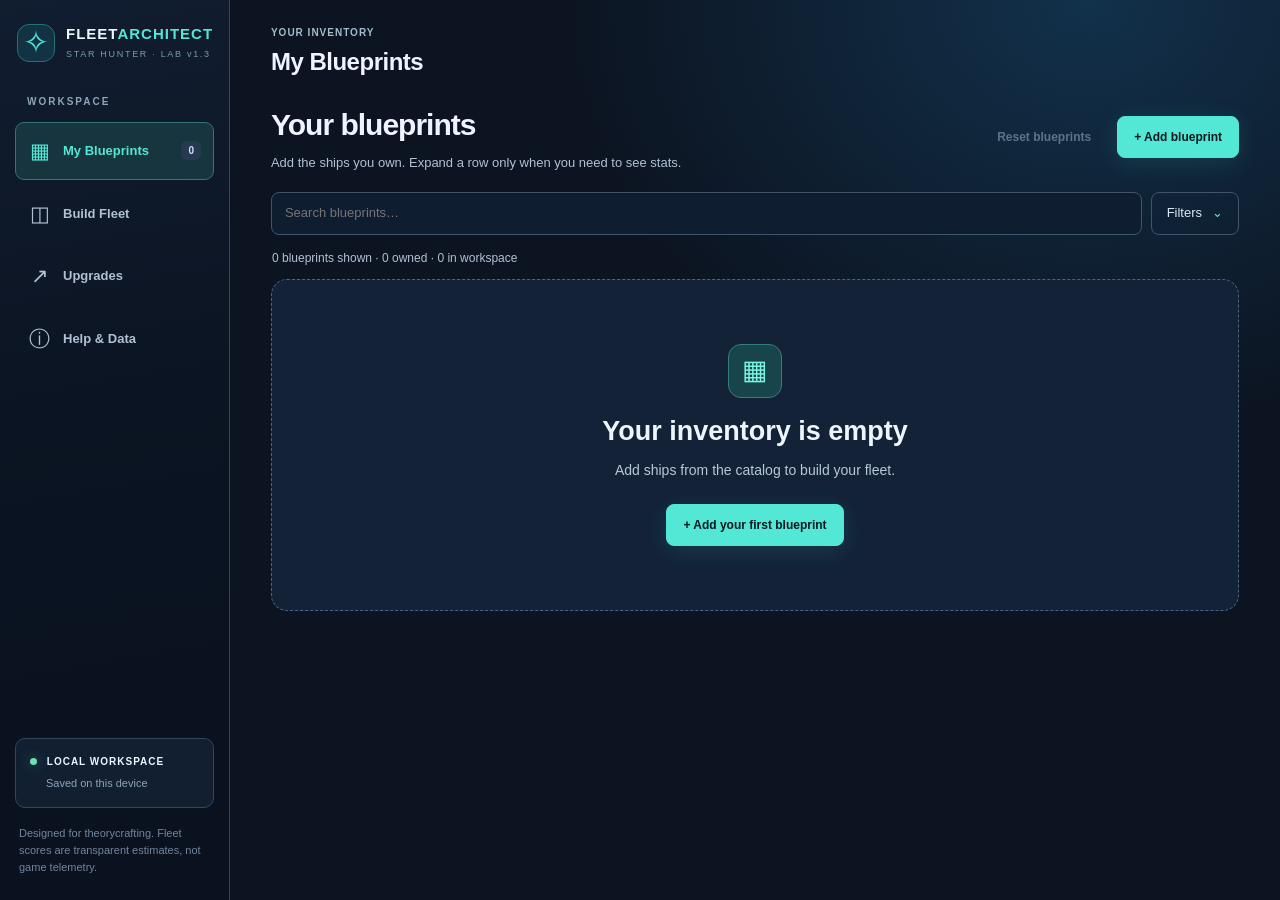
<file: index.html>
<!DOCTYPE html>
<html lang="en">
<head>
  <meta charset="UTF-8" />
  <meta name="viewport" content="width=device-width, initial-scale=1.0" />
  <meta name="theme-color" content="#080e1b" />
  <meta name="description" content="Fleet Architect: an editable, strategy-first Infinite Lagrange fleet planning companion." />
  <title>Fleet Architect | Star Hunter</title>
  <link rel="stylesheet" href="styles.css" />
</head>
<body>
  <div class="app-shell">
    <aside class="sidebar" aria-label="Main navigation">
      <a class="brand" href="#fleet" aria-label="Fleet Architect home"><span class="brand-icon">✧</span><span><strong>FLEET<span class="highlight">ARCHITECT</span></strong><small>STAR HUNTER · LAB v1.3</small></span></a>
      <div class="side-group-label">WORKSPACE</div>
      <nav class="main-nav" aria-label="Workspace">
        <button class="nav-link active" data-tab="blueprints"><span class="nav-icon">▦</span> My Blueprints <span id="nav-owned" class="nav-count">0</span></button>
        <button class="nav-link" data-tab="fleet"><span class="nav-icon">◫</span> Build Fleet</button>
        <button class="nav-link" data-tab="upgrades"><span class="nav-icon">↗</span> Upgrades</button>
        <button class="nav-link" data-tab="guide"><span class="nav-icon">ⓘ</span> Help & Data</button>
      </nav>
      <div class="side-bottom">
        <div class="side-status"><div class="status-dot"></div> LOCAL WORKSPACE <small>Saved on this device</small></div>
        <div class="side-tip">Designed for theorycrafting. Fleet scores are transparent estimates, not game telemetry.</div>
      </div>
    </aside>
    <main class="workspace">
      <header class="topbar">
        <div><div class="eyebrow" id="page-eyebrow">YOUR INVENTORY</div><h1 id="page-title">My Blueprints</h1></div>
      </header>
      <section id="screen-fleet" class="screen">
        <div class="inventory-empty" id="fleet-empty-state" hidden><span class="welcome-icon" aria-hidden="true">▦</span><h2>Add your first blueprint</h2><p>Your fleet will be built from the ships you own. Start by adding a blueprint from the catalog.</p><button type="button" class="button primary" id="fleet-add-first">Add a blueprint →</button></div>
        <div id="fleet-workspace">
        <div class="fleet-lead"><p>Choose a strategy and a CP limit. Fleet Architect will use the blueprints in your inventory.</p><button type="button" id="edit-inventory" class="button subtle">Edit blueprints →</button></div>
        <div class="section-title"><div><h3>1. Fleet settings</h3></div></div>
        <div class="control-grid">
          <div class="panel"><label class="field-label">Combat doctrine</label><div class="strategy-picker" role="group" aria-label="Strategy"><button class="strategy" data-strategy="offensive"><strong>Offensive</strong><small>Damage / pressure</small></button><button class="strategy selected" data-strategy="balanced"><strong>Balanced</strong><small>Mixed roles</small></button><button class="strategy" data-strategy="defensive"><strong>Defensive</strong><small>Survival / AA</small></button></div></div>
          <div class="panel cp-panel"><label for="cp-limit" class="field-label">Available command points</label><div class="cp-entry"><input id="cp-limit" type="number" min="10" max="2000" step="1" value="240"/><span>CP MAX</span></div><details class="advanced-options"><summary>Advanced preferences</summary><div class="advanced-options-content"><label class="checkline"><input id="air-threat" type="checkbox" checked /><span>Expect enemy fighter / corvette threat</span></label><label class="checkline"><input id="prefer-aircraft" type="checkbox" checked /><span>Prefer aircraft carriers if aircraft are available</span></label></div></details></div>
        </div>
        <div class="section-title"><div><h3>2. Suggested formation</h3></div><button id="generate-btn" class="button primary">✧ Generate Fleet <span>→</span></button></div>
        <div class="result-stats" aria-live="polite"><div class="stat-box"><small>COMMAND POINTS USED</small><strong id="stat-cp">0 <span>/ 240</span></strong><div class="meter"><span id="cp-fill"></span></div></div><div class="stat-box"><small>HULLS ASSIGNED</small><strong id="stat-ships">0</strong><div class="stat-caption">Aircraft excluded</div></div><div class="stat-box"><small>AIRCRAFT ASSIGNED</small><strong id="stat-aircraft">0</strong><div class="stat-caption" id="aircraft-sub">Hangar-limited</div></div><div class="stat-box"><small>FORMATION STATUS</small><strong class="status-readout" id="stat-status">STANDBY</strong><div class="stat-caption" id="status-sub">Ready to calculate</div></div></div>
        <div class="builder-layout"><div class="formation-panel"><div class="panel-head"><div><div class="overline">LIVE FORMATION</div><h3>Deployment rows</h3></div><span class="tiny-chip">AUTO-DESIGNED</span></div><div id="formation-rows" class="formation-rows"></div><div class="aircraft-band"><div class="overline">HANGAR / AIRCRAFT DECK</div><div id="aircraft-list" class="aircraft-list"></div></div></div>
          <details class="analysis-panel analysis-disclosure"><summary>Fleet checks & role scores <span>Details</span></summary><div class="analysis-inner"><div id="readouts" class="readouts"></div><div class="divider-line"></div><div class="overline">Relative role strengths · estimates</div><div id="role-bars" class="role-bars"></div><button id="goto-upgrades" class="button outline full">View upgrade priorities →</button></div></details></div>
        <p class="disclaimer">Important: Auto-build is an explainable planning heuristic. It does not predict combat outcomes, enforce every in-game fleet rule, or automatically sync your Star Hunter account.</p>
        </div>
      </section>
      <section id="screen-blueprints" class="screen">
        <div class="heading-row inventory-heading"><div><h2>Your blueprints</h2><p class="subtext">Add the ships you own. Expand a row only when you need to see stats.</p></div><div class="inventory-actions"><button id="reset-inventory" class="button subtle" type="button">Reset blueprints</button><button id="add-blueprint" class="button primary" type="button">+ Add blueprint</button></div></div>
        <div class="inventory-toolbar"><input id="ship-search" type="search" placeholder="Search blueprints…" aria-label="Search blueprints"/><details class="filter-disclosure"><summary>Filters</summary><div class="filter-options"><label>Ship class<select id="ship-class-filter" aria-label="Filter by ship class"><option value="all">All classes</option><option>Frigate</option><option>Destroyer</option><option>Cruiser</option><option>Battlecruiser</option><option>Carrier</option><option>Fighter</option><option>Corvette</option></select></label><label class="checkline inline-check"><input id="owned-filter" type="checkbox" checked/> Owned only</label></div></details></div>
        <div class="registry-stats"><span id="registry-summary"></span></div><div id="ship-grid" class="ship-grid"></div>
      </section>
      <section id="screen-upgrades" class="screen"><div class="heading-row"><div><p class="overline">RESOURCE ALLOCATION</p><h2>Upgrade priorities</h2><p class="subtext">A strategy-based checklist for the currently generated fleet. These are system priorities, not exact tech-point trees.</p></div><button id="back-fleet" class="button outline">← Back to fleet</button></div><div id="upgrade-summary" class="upgrade-summary"></div><div id="upgrade-list" class="upgrade-list"></div></section>
      <section id="screen-guide" class="screen"><div class="heading-row"><div><p class="overline">MISSION CONTROL</p><h2>How it works</h2><p class="subtext">Everything here is editable. No external service, account or subscription is needed to use this website.</p></div></div><div class="guide-grid"><article class="guide-card"><span class="guide-number">01</span><h3>Build your inventory</h3><p>Open <b>My Blueprints</b>. Mark owned variants, set the maximum number of ships available, then verify each ship’s row and command points against the game.</p></article><article class="guide-card"><span class="guide-number">02</span><h3>Choose a doctrine</h3><p>Set the fleet CP limit, combat strategy and aircraft-threat toggle. The generator ranks available hulls using editable 1–5 ratings and assigns aircraft to compatible hangars.</p></article><article class="guide-card"><span class="guide-number">03</span><h3>Review the formation</h3><p>Inspect front, middle, and back rows. Review aircraft capacity, unmet defensive roles and upgrade recommendations before making changes in the game.</p></article><article class="guide-card"><span class="guide-number">04</span><h3>Keep your work</h3><p>Your settings auto-save in browser storage on this device. Export a JSON backup to transfer it to another browser; importing replaces the current local workspace.</p></article></div><div class="guide-section"><h3>Source notes & limitations</h3><p>Initial ship scores and quantities are illustrative starter inputs. Actual unit characteristics, hull availability, variant modules, and combat balance can change. Check in-game values. Fighter sizes and hangar compatibility are simplified and should be checked for each host module.</p><div id="reference-links" class="references"></div><div class="guide-actions"><h3>Back up or restore your data</h3><p>Blueprints are saved only in this browser. Export a backup before switching devices or clearing browser data.</p><div class="data-actions"><button id="export-btn" type="button" class="button outline">↓ Export backup</button><button id="import-btn" type="button" class="button subtle">↑ Import backup</button><input id="import-file" type="file" accept=".json,application/json" hidden/></div></div></div></section>
    </main>
  </div>

  <dialog id="editor-modal" class="editor-modal">
    <form id="editor-form">
      <div class="dialog-heading"><div><span class="overline">BLUEPRINT CATALOG</span><h2>Add blueprint</h2></div><button type="button" id="close-modal" class="icon-close" aria-label="Close">×</button></div>
      <p class="catalog-intro">Select a ship and variant. Its saved catalog stats appear automatically.</p>
      <div class="form-grid">
        <label class="form-field wide">Ship<select id="catalog-ship" required><option value="">Select a ship...</option></select></label>
        <label class="form-field wide">Variant<select id="catalog-variant" required disabled><option value="">Select a ship first...</option></select></label>
        <div class="wide catalog-preview" id="catalog-preview" aria-live="polite">Choose a ship and variant to load the catalog statistics.</div>
        <label class="form-field wide">Available copies<input id="catalog-copies" type="number" min="0" max="99" value="1" required/></label>
        <label class="form-check wide"><input id="catalog-owned" type="checkbox" checked/><span>I own this blueprint</span></label>
      </div>
      <div class="dialog-actions"><span class="dialog-spacer"></span><button type="button" id="cancel-modal" class="button subtle">Cancel</button><button type="submit" class="button primary">Save blueprint</button></div>
    </form>
  </dialog>
  <dialog id="reset-dialog" class="reset-dialog" aria-labelledby="reset-heading" aria-describedby="reset-description">
    <div class="reset-dialog-content"><span class="reset-icon" aria-hidden="true">↺</span><h2 id="reset-heading">Start with an empty inventory?</h2><p id="reset-description">This will remove <strong id="reset-count">all blueprints</strong> and your custom blueprint stats from this browser. Your ship catalog and fleet settings will remain available.</p><p class="reset-note">This action cannot be undone without a backup.</p><div class="reset-dialog-actions"><button type="button" id="cancel-reset" class="button subtle">Cancel</button><button type="button" id="backup-before-reset" class="button outline">Download backup</button><button type="button" id="confirm-reset" class="button danger">Reset inventory</button></div></div>
  </dialog>
  <div id="toast" class="toast" role="status" aria-live="polite"></div>
  <script src="data.js"></script><script src="app.js"></script>
</body>
</html>
</file>
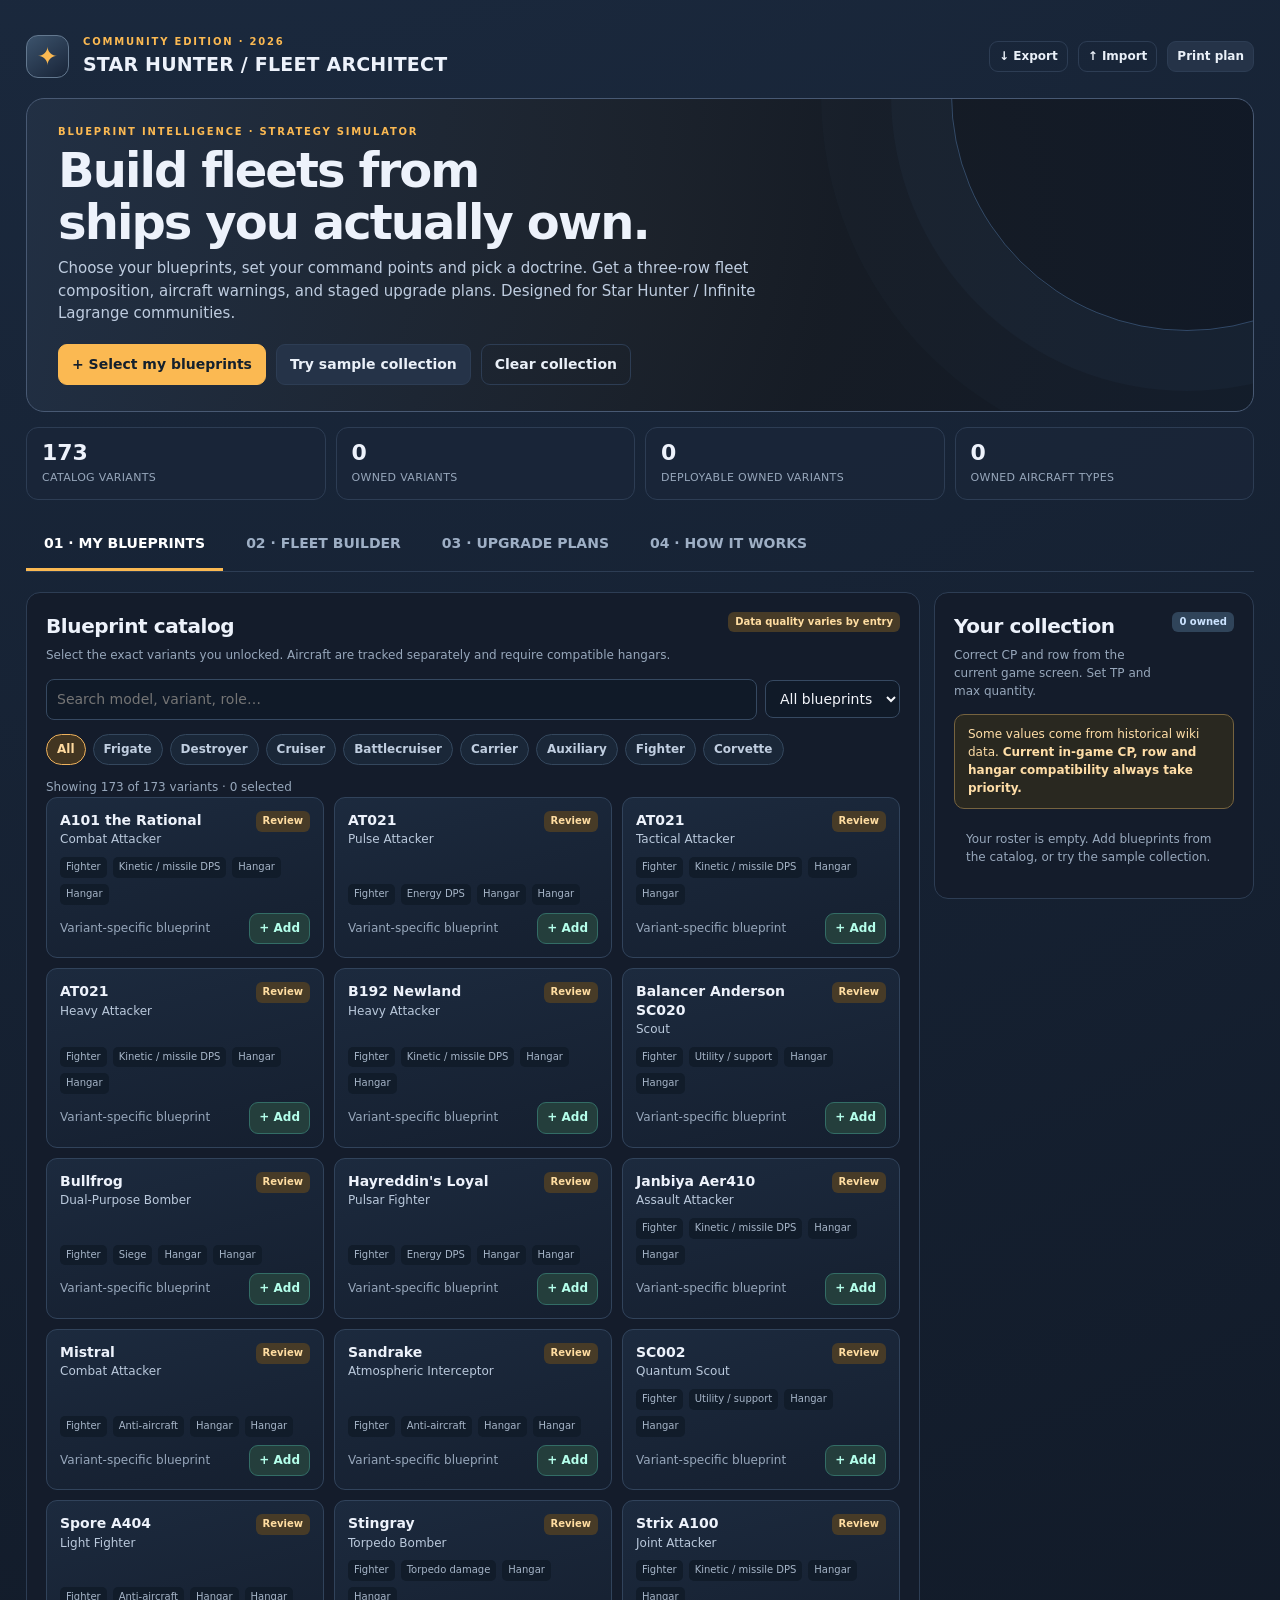
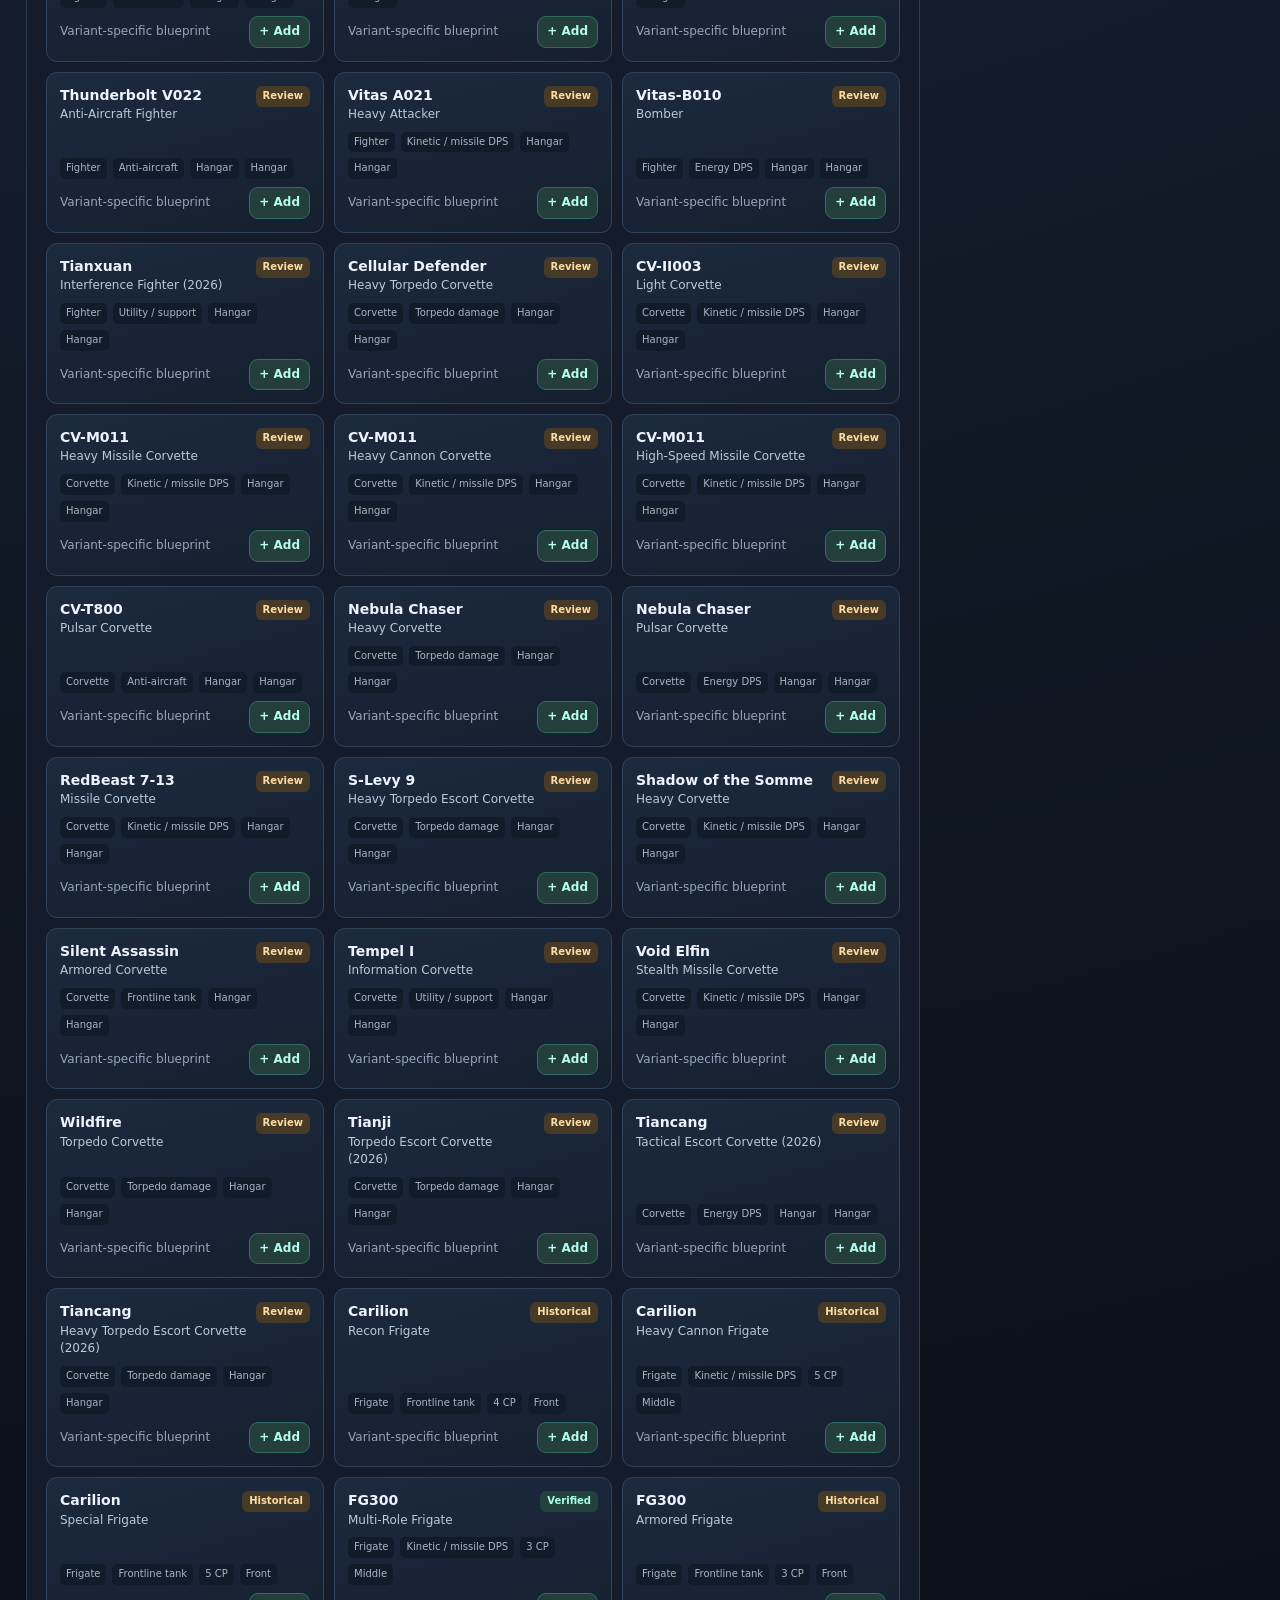
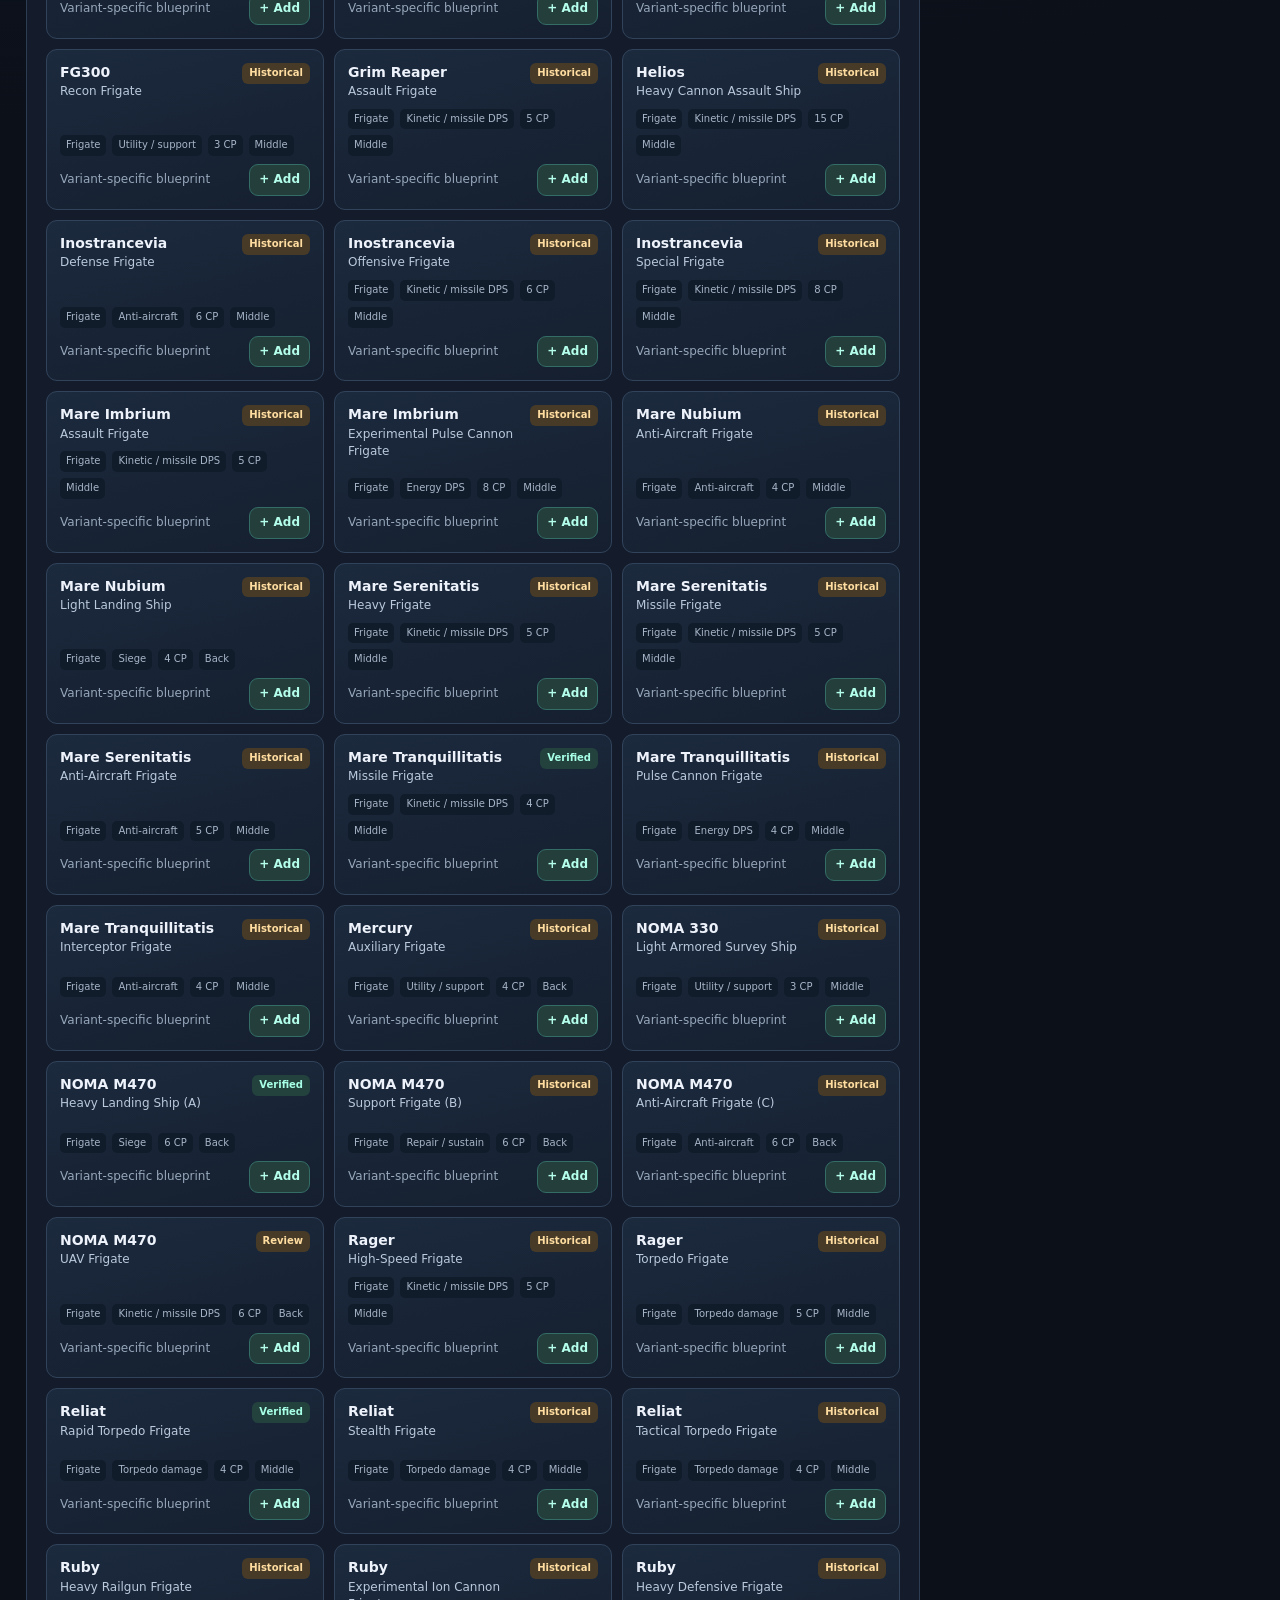
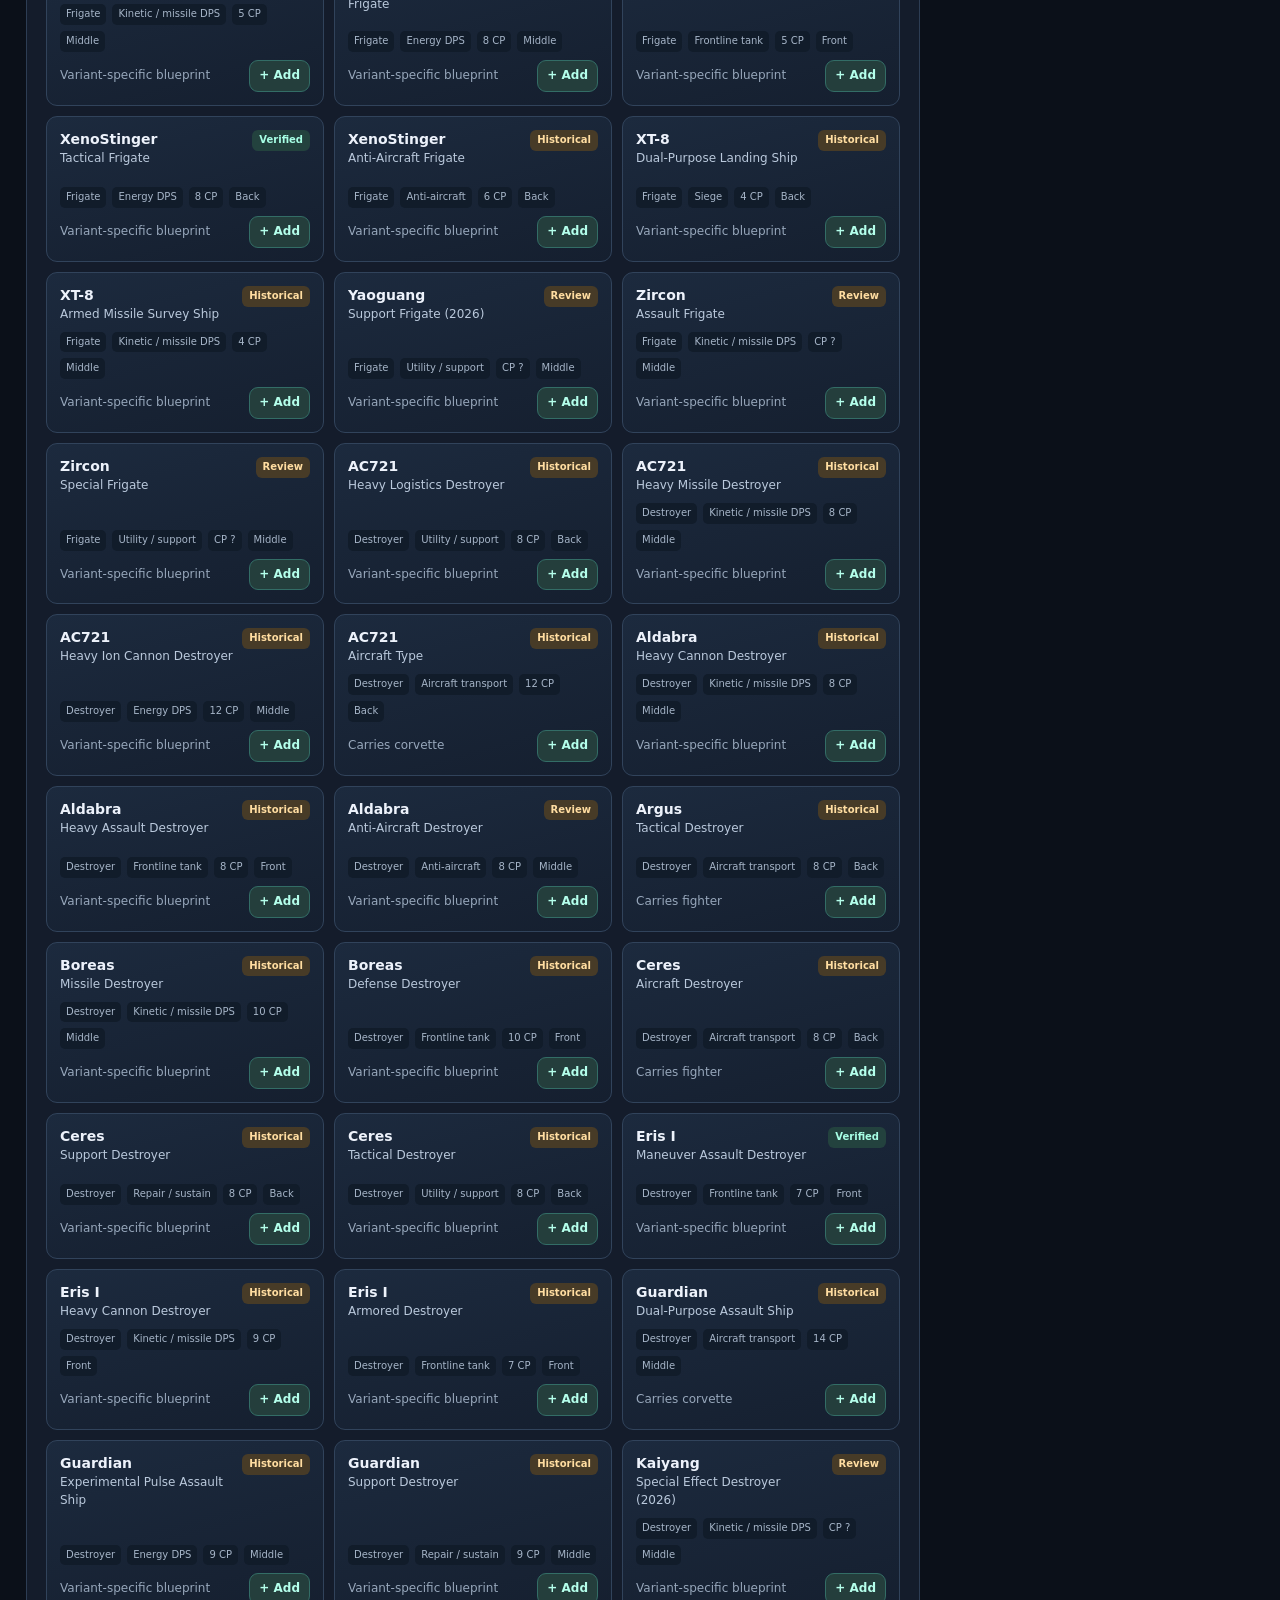
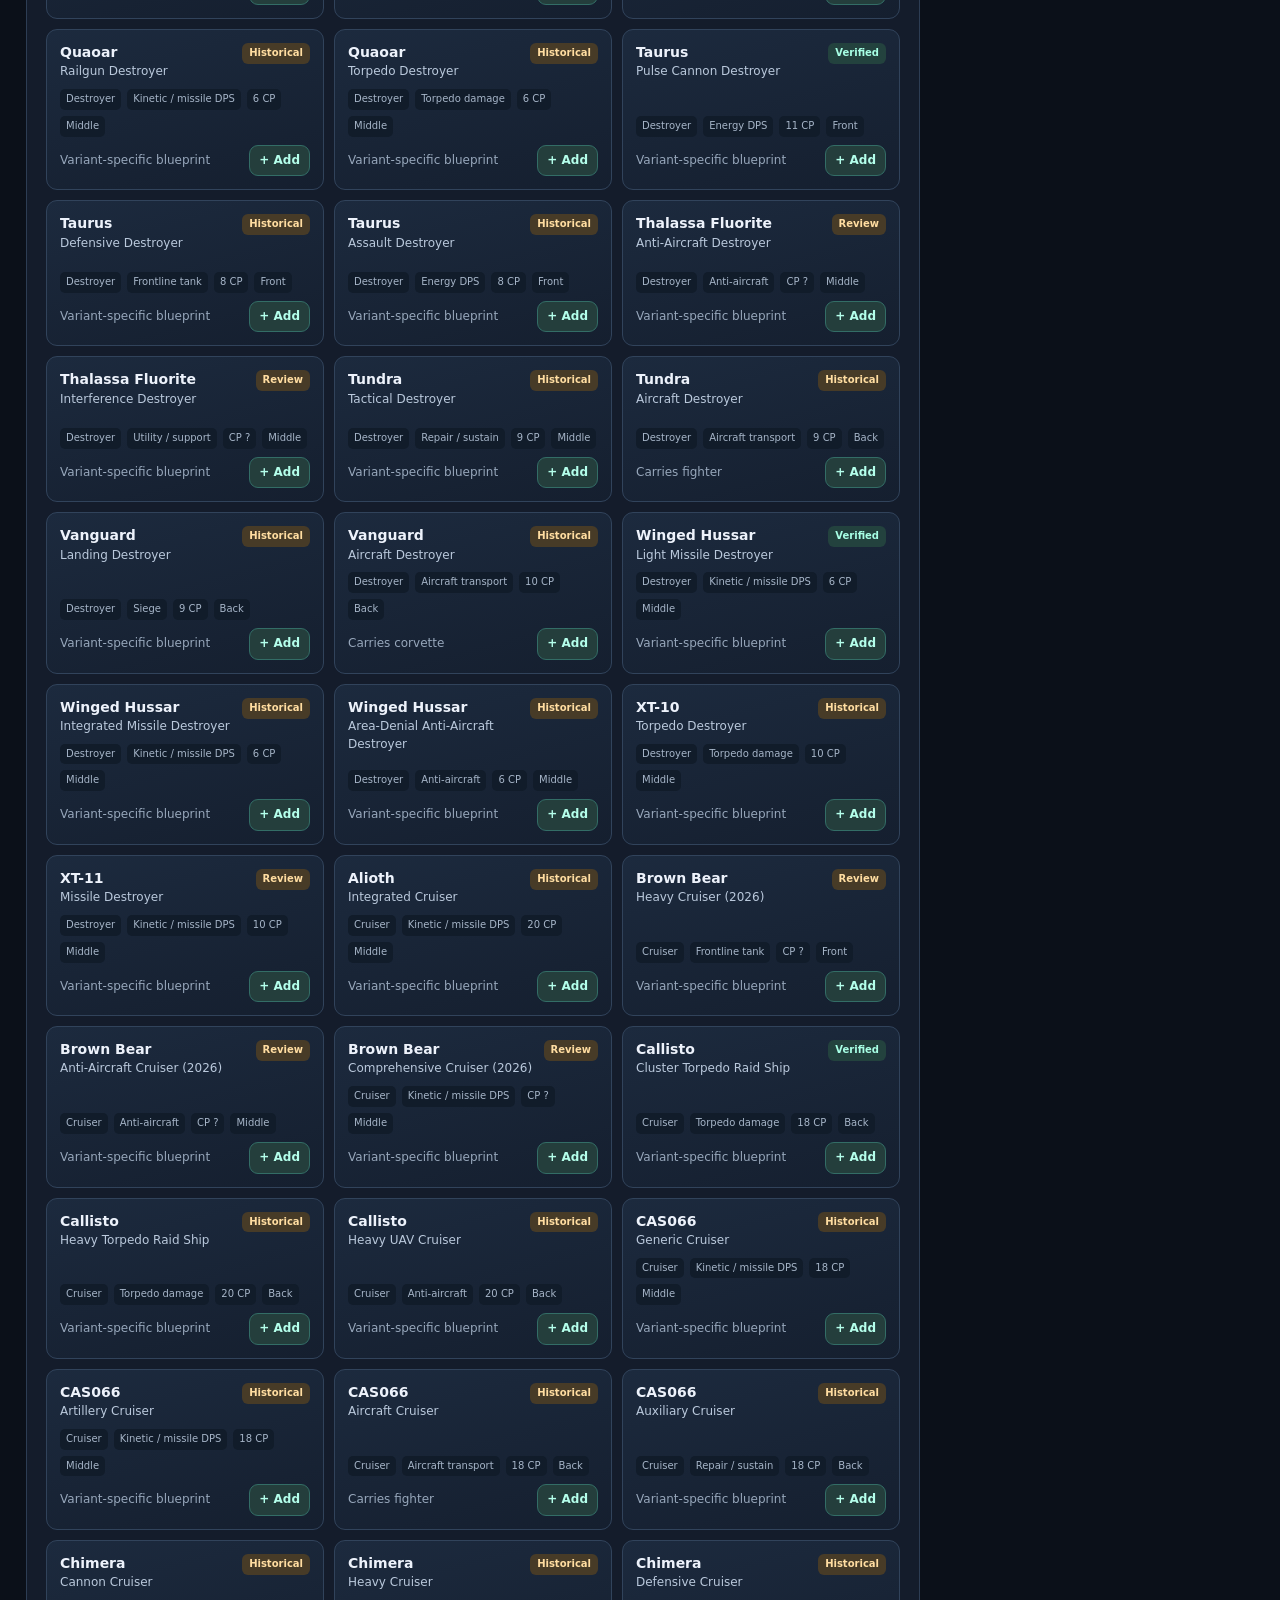
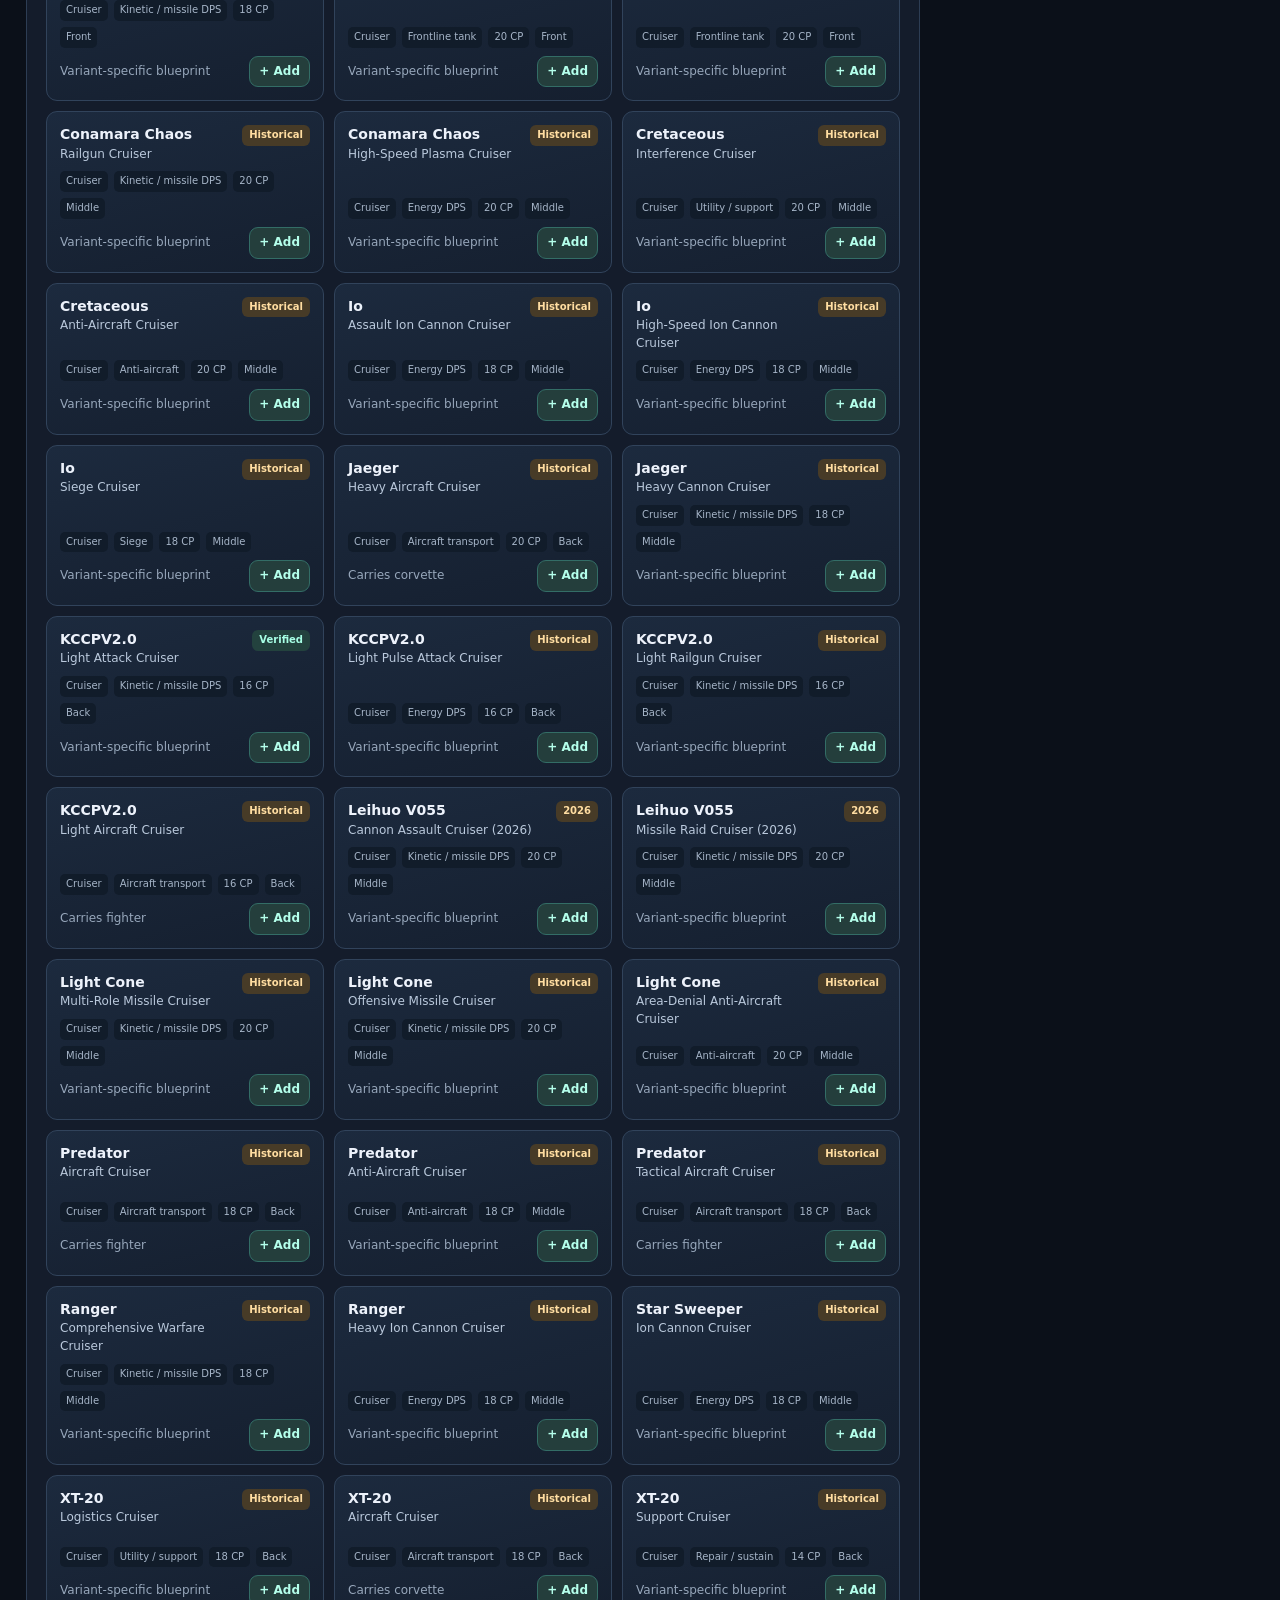
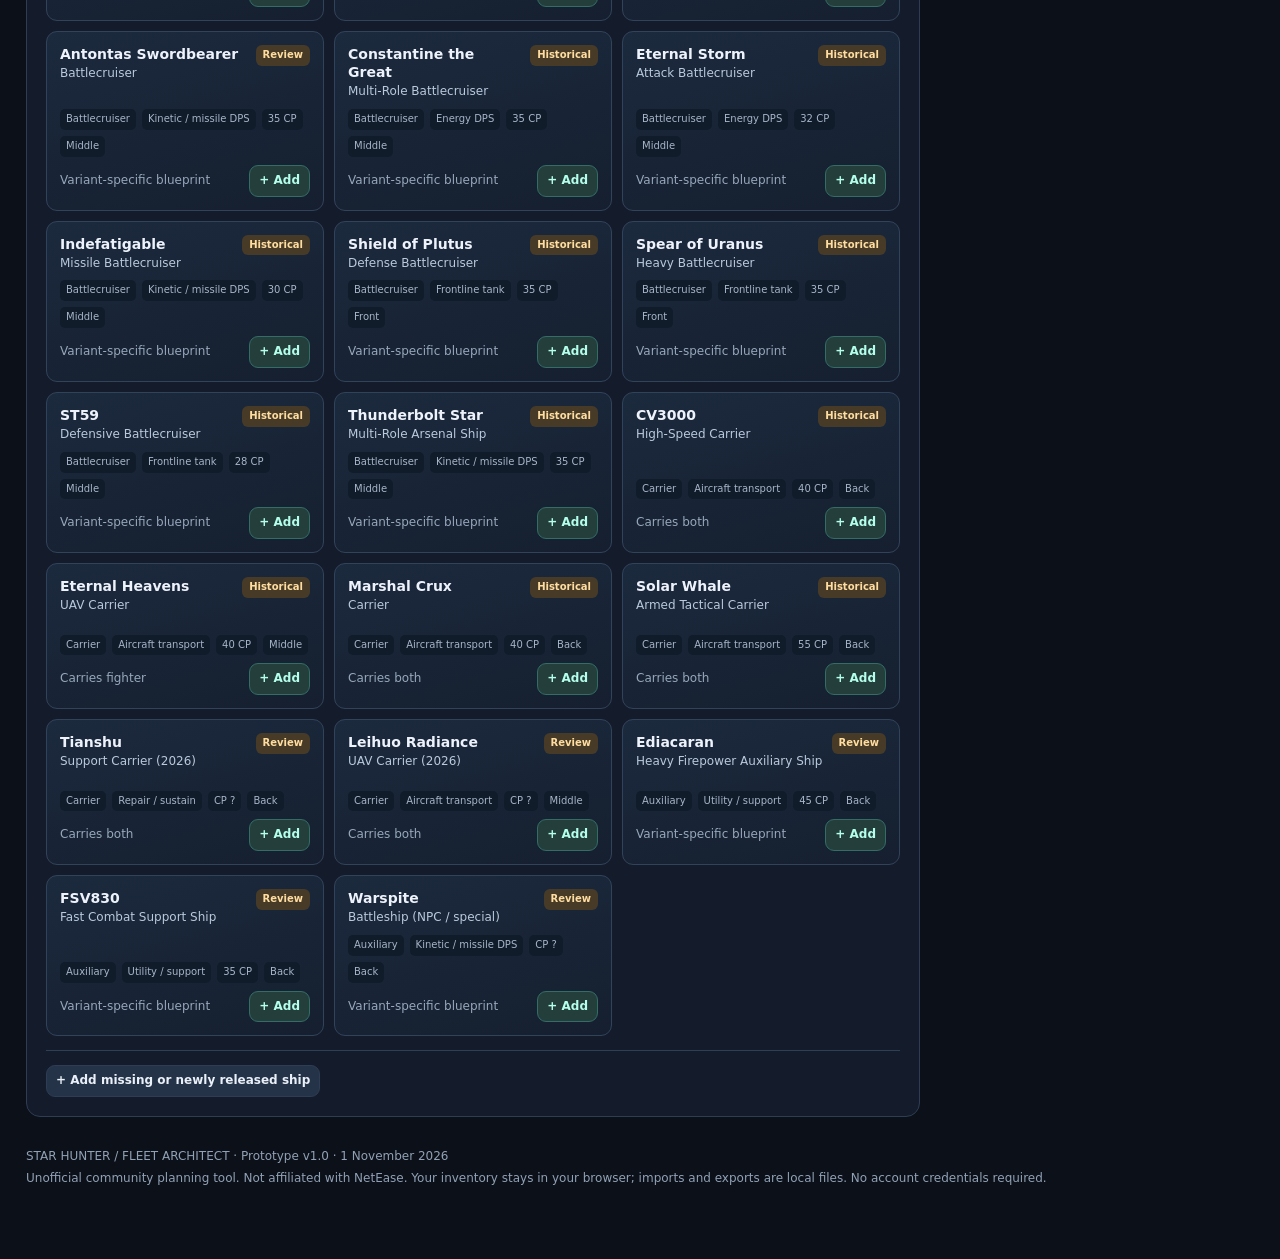
<file: Star_Hunter_Fleet_Architect.html>
<!DOCTYPE html>
<html lang="en"><head><meta charset="UTF-8"><meta name="viewport" content="width=device-width,initial-scale=1.0"><meta name="color-scheme" content="dark"><title>Star Hunter Fleet Architect · Community Edition</title>
<style>
:root{--bg:#0b1019;--pane:#141c2b;--pane2:#192337;--pane3:#202d41;--line:#2d3d54;--muted:#97a7bb;--fg:#edf2fb;--amber:#fbb952;--teal:#5edfc7;--blue:#7cb6ff;--red:#ff9c90;--radius:14px}*{box-sizing:border-box}html{scroll-behavior:smooth}body{margin:0;background:radial-gradient(circle at 10% -10%,#1f3048 0,transparent 37%),var(--bg);color:var(--fg);font-family:Inter,ui-sans-serif,system-ui,-apple-system,'Segoe UI',Arial,sans-serif;font-size:14px;line-height:1.48}button,input,select{font:inherit}button{cursor:pointer}a{color:var(--blue)}.wrap{max-width:1460px;margin:auto;padding:20px 26px 70px}.top{display:flex;justify-content:space-between;gap:20px;align-items:center;padding:15px 0 20px}.brand{display:flex;gap:14px;align-items:center}.brand-icon{width:43px;height:43px;display:grid;place-items:center;background:linear-gradient(145deg,#3c536c,#182438);border:1px solid #63788f;border-radius:12px;color:var(--amber);font-size:25px}.brand-title{font-size:19px;font-weight:850;letter-spacing:.01em}.eyebrow{color:var(--amber);font-size:10px;text-transform:uppercase;letter-spacing:.18em;font-weight:900}.subtle{color:var(--muted)}.top-actions,.flex{display:flex;align-items:center;gap:10px;flex-wrap:wrap}.btn{border:1px solid var(--line);border-radius:9px;background:#253348;color:#eaf0f8;padding:9px 13px;font-weight:700;transition:.15s}.btn:hover{border-color:#6f86a4;background:#304158}.btn.primary{background:var(--amber);border-color:var(--amber);color:#14202d}.btn.primary:hover{background:#ffcf81}.btn.ghost{background:transparent}.btn.small{padding:6px 9px;font-size:12px}.btn.warn{border-color:#8e625d;color:#ffd4cd}.hero{padding:26px 31px;border:1px solid #485973;border-radius:18px;background:linear-gradient(102deg,rgba(34,48,68,.97),rgba(17,25,38,.97) 65%),radial-gradient(circle,orange,transparent);position:relative;overflow:hidden}.hero:before{content:'';width:470px;height:470px;right:-170px;top:-240px;position:absolute;border:1px solid rgba(124,182,255,.3);border-radius:50%;box-shadow:0 0 0 60px rgba(124,182,255,.03),0 0 0 130px rgba(124,182,255,.018);pointer-events:none}.hero h1{font-size:clamp(28px,4vw,48px);margin:5px 0 9px;letter-spacing:-.04em;line-height:1.08}.hero p{max-width:720px;font-size:15px;color:#bfcde0;margin:0 0 20px}.hero-bottom{display:flex;gap:10px;flex-wrap:wrap}.statstrip{display:grid;grid-template-columns:repeat(4,minmax(0,1fr));gap:10px;margin:15px 0}.stat{background:rgba(26,38,56,.84);border:1px solid var(--line);border-radius:12px;padding:12px 15px}.stat b{display:block;font-size:22px;line-height:1.2}.stat span{color:var(--muted);font-size:11px;letter-spacing:.03em}.nav{display:flex;gap:5px;overflow:auto;border-bottom:1px solid var(--line);margin:20px 0}.tab{background:transparent;border:0;border-bottom:3px solid transparent;color:#9eafc5;padding:13px 18px 14px;font-weight:750;white-space:nowrap}.tab.active{border-bottom-color:var(--amber);color:#fff}.section{display:none}.section.active{display:block}.panel{background:var(--pane);border:1px solid var(--line);border-radius:var(--radius);padding:19px;margin-bottom:14px}.panel h2{margin:0 0 6px;font-size:20px;letter-spacing:-.02em}.panel h3{margin:0 0 7px;font-size:15px}.intro{display:flex;align-items:start;justify-content:space-between;gap:20px;margin-bottom:14px}.hint{font-size:12px;color:var(--muted)}.twocol{display:grid;grid-template-columns:minmax(0,1fr) 320px;gap:14px}.forms{display:flex;gap:8px;align-items:center;flex-wrap:wrap}.field{display:flex;flex-direction:column;gap:4px;min-width:94px}.field label{font-size:11px;color:var(--muted);font-weight:650}.input,select{background:#101a28;border:1px solid #364961;border-radius:8px;color:#f3f5fa;padding:9px 10px;outline:none;max-width:100%}.input:focus,select:focus{border-color:var(--amber)}.input.search{min-width:min(330px,100%);flex:1}.filters{display:flex;gap:7px;flex-wrap:wrap;margin:14px 0}.chip{border:1px solid #34475d;background:#1a2738;color:#c0cee0;padding:6px 10px;border-radius:999px;font-size:12px;font-weight:650}.chip.active{border-color:#eeb25d;color:#ffda9f;background:#423521}.catalog{display:grid;grid-template-columns:repeat(3,minmax(0,1fr));gap:10px}.ship{border:1px solid #31435b;border-radius:11px;background:linear-gradient(165deg,#1c2a3e,#151f2f);padding:13px;min-height:146px;display:flex;flex-direction:column;gap:8px}.ship.owned{border-color:#c3914f;background:linear-gradient(165deg,#283241,#242a32)}.shipline{display:flex;justify-content:space-between;gap:9px;align-items:start}.shipname{font-size:14px;font-weight:800;line-height:1.3}.shipvariant{color:#bac9dc;font-size:12px;margin-top:2px}.pill{font-size:10px;font-weight:800;padding:3px 7px;border-radius:6px;background:#30445a;color:#cce3ff;white-space:nowrap}.pill.verified{color:#a7ffe5;background:#23423e}.pill.review{color:#ffdda1;background:#473b27}.shipmeta{display:flex;gap:6px;flex-wrap:wrap;margin-top:auto}.meta{border-radius:5px;background:#111c2a;padding:3px 6px;color:#a6b5c8;font-size:10px}.shipfoot{display:flex;justify-content:space-between;align-items:center;gap:6px}.owned-btn{background:#243e3c;color:#b4ffeb;border:1px solid #336d66}.owned-btn.on{background:#6bd8bd;color:#102c27;border-color:#6bd8bd}.owned-panel-list{max-height:675px;overflow:auto;display:grid;gap:7px}.ownedrow{border:1px solid #2f4259;background:#1a2737;border-radius:9px;padding:10px}.ownedrow strong{display:block;font-size:13px}.ownedrow .row-controls{display:grid;grid-template-columns:1fr 75px 75px 70px;gap:6px;margin-top:9px}.row-controls label{font-size:10px;color:#9eb0c7;display:block;margin-bottom:3px}.row-controls input,.row-controls select{width:100%;padding:7px 4px;font-size:12px}.notice{border:1px solid #4e5362;background:#242a3b;padding:11px 13px;border-radius:10px;font-size:12px;color:#cfdae7}.notice.warning{border-color:#76633f;background:#292820;color:#ffdea7}.notice.success{border-color:#376d62;background:#1b302f;color:#b5f2e3}.big-controls{display:grid;grid-template-columns:repeat(5,minmax(0,1fr));gap:10px}.big-controls .field input,.big-controls .field select{width:100%}.seg{display:flex;border:1px solid #3a4d64;background:#101926;border-radius:10px;padding:4px;gap:4px}.seg button{flex:1;border:0;background:transparent;color:#b1bfd0;border-radius:7px;padding:9px 10px;font-weight:800}.seg button.active{background:#f5b956;color:#1b2430}.fleet-row{margin:13px 0 18px;border-radius:12px;border:1px solid #30445b;padding:13px;background:#131f2e}.fleet-head{display:flex;justify-content:space-between;align-items:center;gap:10px;margin-bottom:10px}.fleet-cards{display:grid;grid-template-columns:repeat(3,minmax(0,1fr));gap:8px}.fleetship{background:#1d2b40;border:1px solid #33475e;border-radius:9px;padding:10px;display:flex;justify-content:space-between;gap:8px}.fleetship b{font-size:13px}.fleetship span{font-size:11px;color:var(--muted)}.count{font-size:23px;color:var(--amber);font-weight:900;line-height:1}.bar{height:13px;border-radius:20px;background:#27354b;overflow:hidden;display:flex}.bar>div{height:100%}.legend{display:flex;gap:14px;flex-wrap:wrap;font-size:12px;color:#afbfd0;margin-top:8px}.dot{display:inline-block;height:8px;width:8px;border-radius:2px;margin-right:5px}.metrics{display:grid;grid-template-columns:repeat(4,1fr);gap:10px}.metrics .stat{background:#1a283b}.upgrade-list{display:grid;grid-template-columns:repeat(2,minmax(0,1fr));gap:12px}.upgrade-card{background:#172437;border:1px solid #35475f;border-radius:12px;padding:16px}.upgrade-card h3{margin:0}.upgrade-card h4{font-size:12px;color:#ffc875;letter-spacing:.09em;text-transform:uppercase;margin:14px 0 5px}.upgrade-card ol{padding-left:20px;margin:5px 0}.upgrade-card li{margin:4px 0}.upgrade-card .smallnote{color:#b1c0d2;font-size:12px;margin:7px 0}.progress{background:#273548;border-radius:8px;height:7px;overflow:hidden}.progress span{display:block;background:var(--teal);height:100%}.guide-grid{display:grid;grid-template-columns:repeat(3,1fr);gap:12px}.guide-card{border:1px solid var(--line);background:#19283a;border-radius:12px;padding:16px}.guide-card h3{font-size:14px;margin-bottom:7px}.guide-card p{font-size:12px;color:#c2ccda}.foot{padding-top:15px;color:#91a1b5;font-size:12px;line-height:1.8}code{font-size:12px;color:#ffd697}.sep{height:1px;background:#2e4056;margin:14px 0}.muted-grid{display:grid;grid-template-columns:repeat(2,1fr);gap:10px}input[type=checkbox]{accent-color:var(--amber)}.tiny{font-size:10px}.hidden{display:none!important}@media(max-width:1120px){.catalog{grid-template-columns:repeat(2,minmax(0,1fr))}.twocol{grid-template-columns:1fr}.owned-panel-list{max-height:330px}.big-controls{grid-template-columns:repeat(3,minmax(0,1fr))}}@media(max-width:740px){.wrap{padding:12px 12px 60px}.top{align-items:start}.top-actions{justify-content:flex-end}.brand-title{font-size:15px}.hero{padding:22px 18px}.hero h1{font-size:31px}.statstrip{grid-template-columns:repeat(2,1fr)}.catalog,.upgrade-list,.guide-grid{grid-template-columns:1fr}.big-controls{grid-template-columns:repeat(2,minmax(0,1fr))}.metrics{grid-template-columns:repeat(2,1fr)}.fleet-cards{grid-template-columns:1fr 1fr}.panel{padding:13px}.nav .tab{padding:11px 12px}.ownedrow .row-controls{grid-template-columns:repeat(4,1fr)}.intro{flex-direction:column}}@media print{body{background:white;color:black}.top-actions,.nav,.hero-bottom,.btn,.filters,.catalog,.owned-panel-list,.no-print{display:none!important}.section{display:none!important}#fleetSection,#upgradesSection{display:block!important}.panel,.upgrade-card,.fleet-row{background:white!important;border-color:#ddd!important;color:black!important;break-inside:avoid}.wrap{max-width:none}.hint,.subtle,.smallnote{color:#555!important}}
</style></head><body><div class="wrap">
<header class="top"><div class="brand"><div class="brand-icon">✦</div><div><div class="eyebrow">Community edition · 2026</div><div class="brand-title">STAR HUNTER / FLEET ARCHITECT</div></div></div><div class="top-actions"><button class="btn small ghost" id="exportBtn">↓ Export</button><button class="btn small ghost" id="importBtn">↑ Import</button><input id="importFile" type="file" accept="application/json,.json" hidden><button class="btn small" onclick="window.print()">Print plan</button></div></header>
<section class="hero"><div class="eyebrow">Blueprint intelligence · Strategy simulator</div><h1>Build fleets from<br>ships you actually own.</h1><p>Choose your blueprints, set your command points and pick a doctrine. Get a three-row fleet composition, aircraft warnings, and staged upgrade plans. Designed for Star Hunter / Infinite Lagrange communities.</p><div class="hero-bottom"><button class="btn primary" id="showCollection">+ Select my blueprints</button><button class="btn" id="loadDemo">Try sample collection</button><button class="btn ghost" id="clearCollection">Clear collection</button></div></section>
<div class="statstrip"><div class="stat"><b id="catalogCount">173</b><span>CATALOG VARIANTS</span></div><div class="stat"><b id="ownedCount">0</b><span>OWNED VARIANTS</span></div><div class="stat"><b id="combatCount">0</b><span>DEPLOYABLE OWNED VARIANTS</span></div><div class="stat"><b id="airCount">0</b><span>OWNED AIRCRAFT TYPES</span></div></div>
<nav class="nav" aria-label="Planner sections"><button class="tab active" data-tab="collection">01 · MY BLUEPRINTS</button><button class="tab" data-tab="fleet">02 · FLEET BUILDER</button><button class="tab" data-tab="upgrades">03 · UPGRADE PLANS</button><button class="tab" data-tab="guide">04 · HOW IT WORKS</button></nav>
<section class="section active" id="collectionSection"><div class="twocol"><div><div class="panel"><div class="intro"><div><h2>Blueprint catalog</h2><div class="hint">Select the exact variants you unlocked. Aircraft are tracked separately and require compatible hangars.</div></div><span class="pill review">Data quality varies by entry</span></div><div class="forms"><input id="search" class="input search" placeholder="Search model, variant, role…" aria-label="Search blueprints"><select id="ownershipFilter" aria-label="Ownership filter"><option value="all">All blueprints</option><option value="owned">Owned only</option><option value="unowned">Not owned</option></select></div><div class="filters" id="categoryFilters"></div><div class="hint" id="catalogStatus"></div><div class="catalog" id="catalogList"></div><div class="sep"></div><button class="btn small" id="addCustom">+ Add missing or newly released ship</button></div></div><aside><div class="panel"><div class="intro"><div><h2>Your collection</h2><div class="hint">Correct CP and row from the current game screen. Set TP and max quantity.</div></div><span class="pill" id="ownedPill">0 owned</span></div><div class="notice warning" style="margin-bottom:10px">Some values come from historical wiki data. <b>Current in-game CP, row and hangar compatibility always take priority.</b></div><div class="owned-panel-list" id="ownedList"></div></div></aside></div></section>
<section class="section" id="fleetSection"><div class="panel"><div class="intro"><div><h2>Fleet strategy engine</h2><div class="hint">Three doctrines; objective-based composition from owned deployable blueprints. Recommendations are heuristic, not battle simulations.</div></div><button class="btn primary" id="generateBtn">↻ Generate fleet</button></div><div class="seg" id="modeSwitch"><button data-mode="offensive">⚔ Offensive</button><button data-mode="balanced" class="active">◎ Neutral / Balanced</button><button data-mode="defensive">⛨ Defensive</button></div><div class="sep"></div><div class="big-controls"><div class="field"><label for="portCap">Military port capacity</label><input type="number" class="input" id="portCap" min="1" max="5000" value="360"></div><div class="field"><label for="fleetCap">Single-fleet CP limit</label><input type="number" class="input" id="fleetCap" min="1" max="1000" value="300"></div><div class="field"><label for="focus">Enemy threat</label><select id="focus"><option value="mixed">Mixed fleets</option><option value="air">Aircraft / bombers</option><option value="heavy">Cruisers / capitals</option><option value="small">Frigates / destroyers</option><option value="siege">Stations / siege</option></select></div><div class="field"><label for="priority">Fleet preference</label><select id="priority"><option value="quality">Combat quality</option><option value="efficient">CP efficiency</option><option value="diverse">More ship variety</option></select></div><div class="field"><label for="quantity">Default per-variant cap</label><input class="input" type="number" id="quantity" min="1" max="20" value="10"></div></div><div class="notice" style="margin-top:12px">Military-port capacity and <b>single-fleet</b> command limit are separate. Reinforcements, flagship effects, special modules, repairs and exact aircraft bays are not modeled. The planner will never count fighters or corvettes as independent fleet ships.</div></div><div id="fleetResult"></div></section>
<section class="section" id="upgradesSection"><div class="panel"><div class="intro"><div><h2>Ship-by-ship upgrade plans</h2><p class="hint">Your active fleet is shown first. Strategies influence which systems to enhance. Exact in-game node names and TP costs require validation in each blueprint screen.</p></div><div class="forms"><select id="upgradeScope"><option value="fleet">Active recommended fleet</option><option value="all">All owned ships</option></select><button class="btn small" id="copyUpgrades">Copy upgrade plans</button></div></div><div class="notice success">Upgrade points can be applied while you continue farming combat experience; spending earned TP does not reduce the EXP your ships can gain. The stages are priorities, not fabricated exact TP prices.</div></div><div class="upgrade-list" id="upgradeList"></div></section>
<section class="section" id="guideSection"><div class="panel"><h2>How to use Fleet Architect</h2><div class="guide-grid"><div class="guide-card"><h3>01 · Select actual blueprints</h3><p>Tick only unlocked variants. A visible but locked alternate variant should not be selected. Your choices are saved in this browser automatically.</p></div><div class="guide-card"><h3>02 · Verify the game values</h3><p>Use the current blueprint screen to check CP cost, default row, permanent + EXP TP and ship limit. Some older sources use different numbers.</p></div><div class="guide-card"><h3>03 · Choose a doctrine</h3><p>Offensive boosts damage and heavy-target focus. Balanced spreads roles. Defensive emphasizes tanks, repairs and anti-aircraft support when available.</p></div><div class="guide-card"><h3>04 · Generate your fleet</h3><p>The planner suggests ship counts within your selected per-fleet capacity. Its model is heuristic. Always confirm production availability and any special row modifications.</p></div><div class="guide-card"><h3>05 · Check aircraft logistics</h3><p>Owning fighters or corvettes does not mean you can deploy them. You need a compatible ship with available hangar space, and capacity differs by system and modules.</p></div><div class="guide-card"><h3>06 · Share with your squad</h3><p>Use Export to back up or transfer your setup. Copy a fleet summary, or print a strategy sheet. Import accepts Fleet Architect JSON backups.</p></div></div></div><div class="panel"><h2>Research and confidence policy</h2><p class="subtle">Catalog model / variant names were compiled from historical Fandom lists and a current 2026 Bilibili wiki index. Values marked <b>Verified screenshot</b> match the supplied gameplay screenshots; <b>2026 wiki</b> means a recent source; <b>Historical</b> refers to older reference tables; <b>Review</b> means unverified default assumptions or missing CP. The catalog is broad, not a promise of every unreleased, temporary NPC or future blueprint.</p><div class="sep"></div><p><a href="https://infinite-lagrange.fandom.com/wiki/List_of_ships_by_ranking" target="_blank" rel="noopener">Fandom variants list</a> · <a href="https://infinite-lagrange.fandom.com/wiki/Command_point" target="_blank" rel="noopener">Command point mechanics</a> · <a href="https://wiki.biligame.com/wjdlglr/%E8%88%B0%E8%88%B9%E5%9B%BE%E9%89%B4" target="_blank" rel="noopener">Bilibili 2026 ship index</a> · <a href="https://www.infinitelagrange.com/" target="_blank" rel="noopener">Official game</a></p><div class="notice warning">Fleet scores are directional planning aids, not verified win probabilities or current 2026 tier-list rankings. Ship variants, modules, special abilities, enemy targeting, repair mechanics, and patches can overturn any automated recommendation.</div></div></section>
<div class="foot">STAR HUNTER / FLEET ARCHITECT · Prototype v1.0 · 1 November 2026<br>Unofficial community planning tool. Not affiliated with NetEase. Your inventory stays in your browser; imports and exports are local files. No account credentials required.</div></div>
<script>
'use strict';
const CAT=[{"id":"s1","cat":"Fighter","model":"A101 the Rational","variant":"Combat Attacker","cp":0,"row":"Hangar","role":"dps","base":5,"hangar":"","confidence":"estimate"},{"id":"s2","cat":"Fighter","model":"AT021","variant":"Pulse Attacker","cp":0,"row":"Hangar","role":"energy","base":8,"hangar":"","confidence":"estimate"},{"id":"s3","cat":"Fighter","model":"AT021","variant":"Tactical Attacker","cp":0,"row":"Hangar","role":"dps","base":6,"hangar":"","confidence":"estimate"},{"id":"s4","cat":"Fighter","model":"AT021","variant":"Heavy Attacker","cp":0,"row":"Hangar","role":"dps","base":7,"hangar":"","confidence":"estimate"},{"id":"s5","cat":"Fighter","model":"B192 Newland","variant":"Heavy Attacker","cp":0,"row":"Hangar","role":"dps","base":5,"hangar":"","confidence":"estimate"},{"id":"s6","cat":"Fighter","model":"Balancer Anderson SC020","variant":"Scout","cp":0,"row":"Hangar","role":"support","base":5,"hangar":"","confidence":"estimate"},{"id":"s7","cat":"Fighter","model":"Bullfrog","variant":"Dual-Purpose Bomber","cp":0,"row":"Hangar","role":"siege","base":5,"hangar":"","confidence":"estimate"},{"id":"s8","cat":"Fighter","model":"Hayreddin's Loyal","variant":"Pulsar Fighter","cp":0,"row":"Hangar","role":"energy","base":5,"hangar":"","confidence":"estimate"},{"id":"s9","cat":"Fighter","model":"Janbiya Aer410","variant":"Assault Attacker","cp":0,"row":"Hangar","role":"dps","base":5,"hangar":"","confidence":"estimate"},{"id":"s10","cat":"Fighter","model":"Mistral","variant":"Combat Attacker","cp":0,"row":"Hangar","role":"aa","base":9,"hangar":"","confidence":"estimate"},{"id":"s11","cat":"Fighter","model":"Sandrake","variant":"Atmospheric Interceptor","cp":0,"row":"Hangar","role":"aa","base":7,"hangar":"","confidence":"estimate"},{"id":"s12","cat":"Fighter","model":"SC002","variant":"Quantum Scout","cp":0,"row":"Hangar","role":"support","base":4,"hangar":"","confidence":"estimate"},{"id":"s13","cat":"Fighter","model":"Spore A404","variant":"Light Fighter","cp":0,"row":"Hangar","role":"aa","base":8,"hangar":"","confidence":"estimate"},{"id":"s14","cat":"Fighter","model":"Stingray","variant":"Torpedo Bomber","cp":0,"row":"Hangar","role":"torpedo","base":8,"hangar":"","confidence":"estimate"},{"id":"s15","cat":"Fighter","model":"Strix A100","variant":"Joint Attacker","cp":0,"row":"Hangar","role":"dps","base":8,"hangar":"","confidence":"estimate"},{"id":"s16","cat":"Fighter","model":"Thunderbolt V022","variant":"Anti-Aircraft Fighter","cp":0,"row":"Hangar","role":"aa","base":7,"hangar":"","confidence":"estimate"},{"id":"s17","cat":"Fighter","model":"Vitas A021","variant":"Heavy Attacker","cp":0,"row":"Hangar","role":"dps","base":8,"hangar":"","confidence":"estimate"},{"id":"s18","cat":"Fighter","model":"Vitas-B010","variant":"Bomber","cp":0,"row":"Hangar","role":"energy","base":9,"hangar":"","confidence":"estimate"},{"id":"s19","cat":"Fighter","model":"Tianxuan","variant":"Interference Fighter (2026)","cp":0,"row":"Hangar","role":"support","base":6,"hangar":"","confidence":"estimate"},{"id":"s20","cat":"Corvette","model":"Cellular Defender","variant":"Heavy Torpedo Corvette","cp":0,"row":"Hangar","role":"torpedo","base":8,"hangar":"","confidence":"estimate"},{"id":"s21","cat":"Corvette","model":"CV-II003","variant":"Light Corvette","cp":0,"row":"Hangar","role":"dps","base":4,"hangar":"","confidence":"estimate"},{"id":"s22","cat":"Corvette","model":"CV-M011","variant":"Heavy Missile Corvette","cp":0,"row":"Hangar","role":"dps","base":6,"hangar":"","confidence":"estimate"},{"id":"s23","cat":"Corvette","model":"CV-M011","variant":"Heavy Cannon Corvette","cp":0,"row":"Hangar","role":"dps","base":5,"hangar":"","confidence":"estimate"},{"id":"s24","cat":"Corvette","model":"CV-M011","variant":"High-Speed Missile Corvette","cp":0,"row":"Hangar","role":"dps","base":8,"hangar":"","confidence":"estimate"},{"id":"s25","cat":"Corvette","model":"CV-T800","variant":"Pulsar Corvette","cp":0,"row":"Hangar","role":"aa","base":9,"hangar":"","confidence":"estimate"},{"id":"s26","cat":"Corvette","model":"Nebula Chaser","variant":"Heavy Corvette","cp":0,"row":"Hangar","role":"torpedo","base":7,"hangar":"","confidence":"estimate"},{"id":"s27","cat":"Corvette","model":"Nebula Chaser","variant":"Pulsar Corvette","cp":0,"row":"Hangar","role":"energy","base":8,"hangar":"","confidence":"estimate"},{"id":"s28","cat":"Corvette","model":"RedBeast 7-13","variant":"Missile Corvette","cp":0,"row":"Hangar","role":"dps","base":8,"hangar":"","confidence":"estimate"},{"id":"s29","cat":"Corvette","model":"S-Levy 9","variant":"Heavy Torpedo Escort Corvette","cp":0,"row":"Hangar","role":"torpedo","base":8,"hangar":"","confidence":"estimate"},{"id":"s30","cat":"Corvette","model":"Shadow of the Somme","variant":"Heavy Corvette","cp":0,"row":"Hangar","role":"dps","base":6,"hangar":"","confidence":"estimate"},{"id":"s31","cat":"Corvette","model":"Silent Assassin","variant":"Armored Corvette","cp":0,"row":"Hangar","role":"tank","base":5,"hangar":"","confidence":"estimate"},{"id":"s32","cat":"Corvette","model":"Tempel I","variant":"Information Corvette","cp":0,"row":"Hangar","role":"support","base":4,"hangar":"","confidence":"estimate"},{"id":"s33","cat":"Corvette","model":"Void Elfin","variant":"Stealth Missile Corvette","cp":0,"row":"Hangar","role":"dps","base":8,"hangar":"","confidence":"estimate"},{"id":"s34","cat":"Corvette","model":"Wildfire","variant":"Torpedo Corvette","cp":0,"row":"Hangar","role":"torpedo","base":6,"hangar":"","confidence":"estimate"},{"id":"s35","cat":"Corvette","model":"Tianji","variant":"Torpedo Escort Corvette (2026)","cp":0,"row":"Hangar","role":"torpedo","base":6,"hangar":"","confidence":"estimate"},{"id":"s36","cat":"Corvette","model":"Tiancang","variant":"Tactical Escort Corvette (2026)","cp":0,"row":"Hangar","role":"energy","base":7,"hangar":"","confidence":"estimate"},{"id":"s37","cat":"Corvette","model":"Tiancang","variant":"Heavy Torpedo Escort Corvette (2026)","cp":0,"row":"Hangar","role":"torpedo","base":7,"hangar":"","confidence":"estimate"},{"id":"s38","cat":"Frigate","model":"Carilion","variant":"Recon Frigate","cp":4,"row":"Front","role":"tank","base":5,"hangar":"","confidence":"legacy"},{"id":"s39","cat":"Frigate","model":"Carilion","variant":"Heavy Cannon Frigate","cp":5,"row":"Middle","role":"dps","base":7,"hangar":"","confidence":"legacy"},{"id":"s40","cat":"Frigate","model":"Carilion","variant":"Special Frigate","cp":5,"row":"Front","role":"tank","base":9,"hangar":"","confidence":"legacy"},{"id":"s41","cat":"Frigate","model":"FG300","variant":"Multi-Role Frigate","cp":3,"row":"Middle","role":"dps","base":3,"hangar":"","confidence":"verified"},{"id":"s42","cat":"Frigate","model":"FG300","variant":"Armored Frigate","cp":3,"row":"Front","role":"tank","base":4,"hangar":"","confidence":"legacy"},{"id":"s43","cat":"Frigate","model":"FG300","variant":"Recon Frigate","cp":3,"row":"Middle","role":"support","base":3,"hangar":"","confidence":"legacy"},{"id":"s44","cat":"Frigate","model":"Grim Reaper","variant":"Assault Frigate","cp":5,"row":"Middle","role":"dps","base":6,"hangar":"","confidence":"legacy"},{"id":"s45","cat":"Frigate","model":"Helios","variant":"Heavy Cannon Assault Ship","cp":15,"row":"Middle","role":"dps","base":6,"hangar":"","confidence":"legacy"},{"id":"s46","cat":"Frigate","model":"Inostrancevia","variant":"Defense Frigate","cp":6,"row":"Middle","role":"aa","base":7,"hangar":"","confidence":"legacy"},{"id":"s47","cat":"Frigate","model":"Inostrancevia","variant":"Offensive Frigate","cp":6,"row":"Middle","role":"dps","base":7,"hangar":"","confidence":"legacy"},{"id":"s48","cat":"Frigate","model":"Inostrancevia","variant":"Special Frigate","cp":8,"row":"Middle","role":"dps","base":7,"hangar":"","confidence":"legacy"},{"id":"s49","cat":"Frigate","model":"Mare Imbrium","variant":"Assault Frigate","cp":5,"row":"Middle","role":"dps","base":8,"hangar":"","confidence":"legacy"},{"id":"s50","cat":"Frigate","model":"Mare Imbrium","variant":"Experimental Pulse Cannon Frigate","cp":8,"row":"Middle","role":"energy","base":7,"hangar":"","confidence":"legacy"},{"id":"s51","cat":"Frigate","model":"Mare Nubium","variant":"Anti-Aircraft Frigate","cp":4,"row":"Middle","role":"aa","base":4,"hangar":"","confidence":"legacy"},{"id":"s52","cat":"Frigate","model":"Mare Nubium","variant":"Light Landing Ship","cp":4,"row":"Back","role":"siege","base":4,"hangar":"","confidence":"legacy"},{"id":"s53","cat":"Frigate","model":"Mare Serenitatis","variant":"Heavy Frigate","cp":5,"row":"Middle","role":"dps","base":7,"hangar":"","confidence":"legacy"},{"id":"s54","cat":"Frigate","model":"Mare Serenitatis","variant":"Missile Frigate","cp":5,"row":"Middle","role":"dps","base":5,"hangar":"","confidence":"legacy"},{"id":"s55","cat":"Frigate","model":"Mare Serenitatis","variant":"Anti-Aircraft Frigate","cp":5,"row":"Middle","role":"aa","base":7,"hangar":"","confidence":"legacy"},{"id":"s56","cat":"Frigate","model":"Mare Tranquillitatis","variant":"Missile Frigate","cp":4,"row":"Middle","role":"dps","base":5,"hangar":"","confidence":"verified"},{"id":"s57","cat":"Frigate","model":"Mare Tranquillitatis","variant":"Pulse Cannon Frigate","cp":4,"row":"Middle","role":"energy","base":7,"hangar":"","confidence":"legacy"},{"id":"s58","cat":"Frigate","model":"Mare Tranquillitatis","variant":"Interceptor Frigate","cp":4,"row":"Middle","role":"aa","base":6,"hangar":"","confidence":"legacy"},{"id":"s59","cat":"Frigate","model":"Mercury","variant":"Auxiliary Frigate","cp":4,"row":"Back","role":"support","base":4,"hangar":"","confidence":"legacy"},{"id":"s60","cat":"Frigate","model":"NOMA 330","variant":"Light Armored Survey Ship","cp":3,"row":"Middle","role":"support","base":3,"hangar":"","confidence":"legacy"},{"id":"s61","cat":"Frigate","model":"NOMA M470","variant":"Heavy Landing Ship (A)","cp":6,"row":"Back","role":"siege","base":4,"hangar":"","confidence":"verified"},{"id":"s62","cat":"Frigate","model":"NOMA M470","variant":"Support Frigate (B)","cp":6,"row":"Back","role":"repair","base":9,"hangar":"","confidence":"legacy"},{"id":"s63","cat":"Frigate","model":"NOMA M470","variant":"Anti-Aircraft Frigate (C)","cp":6,"row":"Back","role":"aa","base":5,"hangar":"","confidence":"legacy"},{"id":"s64","cat":"Frigate","model":"NOMA M470","variant":"UAV Frigate","cp":6,"row":"Back","role":"dps","base":5,"hangar":"","confidence":"estimate"},{"id":"s65","cat":"Frigate","model":"Rager","variant":"High-Speed Frigate","cp":5,"row":"Middle","role":"dps","base":5,"hangar":"","confidence":"legacy"},{"id":"s66","cat":"Frigate","model":"Rager","variant":"Torpedo Frigate","cp":5,"row":"Middle","role":"torpedo","base":6,"hangar":"","confidence":"legacy"},{"id":"s67","cat":"Frigate","model":"Reliat","variant":"Rapid Torpedo Frigate","cp":4,"row":"Middle","role":"torpedo","base":6,"hangar":"","confidence":"verified"},{"id":"s68","cat":"Frigate","model":"Reliat","variant":"Stealth Frigate","cp":4,"row":"Middle","role":"torpedo","base":8,"hangar":"","confidence":"legacy"},{"id":"s69","cat":"Frigate","model":"Reliat","variant":"Tactical Torpedo Frigate","cp":4,"row":"Middle","role":"torpedo","base":8,"hangar":"","confidence":"legacy"},{"id":"s70","cat":"Frigate","model":"Ruby","variant":"Heavy Railgun Frigate","cp":5,"row":"Middle","role":"dps","base":6,"hangar":"","confidence":"legacy"},{"id":"s71","cat":"Frigate","model":"Ruby","variant":"Experimental Ion Cannon Frigate","cp":8,"row":"Middle","role":"energy","base":7,"hangar":"","confidence":"legacy"},{"id":"s72","cat":"Frigate","model":"Ruby","variant":"Heavy Defensive Frigate","cp":5,"row":"Front","role":"tank","base":7,"hangar":"","confidence":"legacy"},{"id":"s73","cat":"Frigate","model":"XenoStinger","variant":"Tactical Frigate","cp":8,"row":"Back","role":"energy","base":9,"hangar":"","confidence":"verified"},{"id":"s74","cat":"Frigate","model":"XenoStinger","variant":"Anti-Aircraft Frigate","cp":6,"row":"Back","role":"aa","base":7,"hangar":"","confidence":"legacy"},{"id":"s75","cat":"Frigate","model":"XT-8","variant":"Dual-Purpose Landing Ship","cp":4,"row":"Back","role":"siege","base":4,"hangar":"","confidence":"legacy"},{"id":"s76","cat":"Frigate","model":"XT-8","variant":"Armed Missile Survey Ship","cp":4,"row":"Middle","role":"dps","base":5,"hangar":"","confidence":"legacy"},{"id":"s77","cat":"Frigate","model":"Yaoguang","variant":"Support Frigate (2026)","cp":null,"row":"Middle","role":"support","base":6,"hangar":"","confidence":"estimate"},{"id":"s78","cat":"Frigate","model":"Zircon","variant":"Assault Frigate","cp":null,"row":"Middle","role":"dps","base":6,"hangar":"","confidence":"estimate"},{"id":"s79","cat":"Frigate","model":"Zircon","variant":"Special Frigate","cp":null,"row":"Middle","role":"support","base":6,"hangar":"","confidence":"estimate"},{"id":"s80","cat":"Destroyer","model":"AC721","variant":"Heavy Logistics Destroyer","cp":8,"row":"Back","role":"support","base":4,"hangar":"","confidence":"legacy"},{"id":"s81","cat":"Destroyer","model":"AC721","variant":"Heavy Missile Destroyer","cp":8,"row":"Middle","role":"dps","base":6,"hangar":"","confidence":"legacy"},{"id":"s82","cat":"Destroyer","model":"AC721","variant":"Heavy Ion Cannon Destroyer","cp":12,"row":"Middle","role":"energy","base":7,"hangar":"","confidence":"legacy"},{"id":"s83","cat":"Destroyer","model":"AC721","variant":"Aircraft Type","cp":12,"row":"Back","role":"carrier","base":6,"hangar":"corvette","confidence":"legacy"},{"id":"s84","cat":"Destroyer","model":"Aldabra","variant":"Heavy Cannon Destroyer","cp":8,"row":"Middle","role":"dps","base":7,"hangar":"","confidence":"legacy"},{"id":"s85","cat":"Destroyer","model":"Aldabra","variant":"Heavy Assault Destroyer","cp":8,"row":"Front","role":"tank","base":6,"hangar":"","confidence":"legacy"},{"id":"s86","cat":"Destroyer","model":"Aldabra","variant":"Anti-Aircraft Destroyer","cp":8,"row":"Middle","role":"aa","base":7,"hangar":"","confidence":"estimate"},{"id":"s87","cat":"Destroyer","model":"Argus","variant":"Tactical Destroyer","cp":8,"row":"Back","role":"carrier","base":5,"hangar":"fighter","confidence":"legacy"},{"id":"s88","cat":"Destroyer","model":"Boreas","variant":"Missile Destroyer","cp":10,"row":"Middle","role":"dps","base":7,"hangar":"","confidence":"legacy"},{"id":"s89","cat":"Destroyer","model":"Boreas","variant":"Defense Destroyer","cp":10,"row":"Front","role":"tank","base":6,"hangar":"","confidence":"legacy"},{"id":"s90","cat":"Destroyer","model":"Ceres","variant":"Aircraft Destroyer","cp":8,"row":"Back","role":"carrier","base":6,"hangar":"fighter","confidence":"legacy"},{"id":"s91","cat":"Destroyer","model":"Ceres","variant":"Support Destroyer","cp":8,"row":"Back","role":"repair","base":9,"hangar":"","confidence":"legacy"},{"id":"s92","cat":"Destroyer","model":"Ceres","variant":"Tactical Destroyer","cp":8,"row":"Back","role":"support","base":6,"hangar":"","confidence":"legacy"},{"id":"s93","cat":"Destroyer","model":"Eris I","variant":"Maneuver Assault Destroyer","cp":7,"row":"Front","role":"tank","base":7,"hangar":"","confidence":"verified"},{"id":"s94","cat":"Destroyer","model":"Eris I","variant":"Heavy Cannon Destroyer","cp":9,"row":"Front","role":"dps","base":9,"hangar":"","confidence":"legacy"},{"id":"s95","cat":"Destroyer","model":"Eris I","variant":"Armored Destroyer","cp":7,"row":"Front","role":"tank","base":6,"hangar":"","confidence":"legacy"},{"id":"s96","cat":"Destroyer","model":"Guardian","variant":"Dual-Purpose Assault Ship","cp":14,"row":"Middle","role":"carrier","base":5,"hangar":"corvette","confidence":"legacy"},{"id":"s97","cat":"Destroyer","model":"Guardian","variant":"Experimental Pulse Assault Ship","cp":9,"row":"Middle","role":"energy","base":7,"hangar":"","confidence":"legacy"},{"id":"s98","cat":"Destroyer","model":"Guardian","variant":"Support Destroyer","cp":9,"row":"Middle","role":"repair","base":7,"hangar":"","confidence":"legacy"},{"id":"s99","cat":"Destroyer","model":"Kaiyang","variant":"Special Effect Destroyer (2026)","cp":null,"row":"Middle","role":"dps","base":6,"hangar":"","confidence":"estimate"},{"id":"s100","cat":"Destroyer","model":"Quaoar","variant":"Railgun Destroyer","cp":6,"row":"Middle","role":"dps","base":7,"hangar":"","confidence":"legacy"},{"id":"s101","cat":"Destroyer","model":"Quaoar","variant":"Torpedo Destroyer","cp":6,"row":"Middle","role":"torpedo","base":7,"hangar":"","confidence":"legacy"},{"id":"s102","cat":"Destroyer","model":"Taurus","variant":"Pulse Cannon Destroyer","cp":11,"row":"Front","role":"energy","base":8,"hangar":"","confidence":"verified"},{"id":"s103","cat":"Destroyer","model":"Taurus","variant":"Defensive Destroyer","cp":8,"row":"Front","role":"tank","base":8,"hangar":"","confidence":"legacy"},{"id":"s104","cat":"Destroyer","model":"Taurus","variant":"Assault Destroyer","cp":8,"row":"Front","role":"energy","base":8,"hangar":"","confidence":"legacy"},{"id":"s105","cat":"Destroyer","model":"Thalassa Fluorite","variant":"Anti-Aircraft Destroyer","cp":null,"row":"Middle","role":"aa","base":7,"hangar":"","confidence":"estimate"},{"id":"s106","cat":"Destroyer","model":"Thalassa Fluorite","variant":"Interference Destroyer","cp":null,"row":"Middle","role":"support","base":6,"hangar":"","confidence":"estimate"},{"id":"s107","cat":"Destroyer","model":"Tundra","variant":"Tactical Destroyer","cp":9,"row":"Middle","role":"repair","base":7,"hangar":"","confidence":"legacy"},{"id":"s108","cat":"Destroyer","model":"Tundra","variant":"Aircraft Destroyer","cp":9,"row":"Back","role":"carrier","base":9,"hangar":"fighter","confidence":"legacy"},{"id":"s109","cat":"Destroyer","model":"Vanguard","variant":"Landing Destroyer","cp":9,"row":"Back","role":"siege","base":4,"hangar":"","confidence":"legacy"},{"id":"s110","cat":"Destroyer","model":"Vanguard","variant":"Aircraft Destroyer","cp":10,"row":"Back","role":"carrier","base":5,"hangar":"corvette","confidence":"legacy"},{"id":"s111","cat":"Destroyer","model":"Winged Hussar","variant":"Light Missile Destroyer","cp":6,"row":"Middle","role":"dps","base":6,"hangar":"","confidence":"verified"},{"id":"s112","cat":"Destroyer","model":"Winged Hussar","variant":"Integrated Missile Destroyer","cp":6,"row":"Middle","role":"dps","base":6,"hangar":"","confidence":"legacy"},{"id":"s113","cat":"Destroyer","model":"Winged Hussar","variant":"Area-Denial Anti-Aircraft Destroyer","cp":6,"row":"Middle","role":"aa","base":9,"hangar":"","confidence":"legacy"},{"id":"s114","cat":"Destroyer","model":"XT-10","variant":"Torpedo Destroyer","cp":10,"row":"Middle","role":"torpedo","base":5,"hangar":"","confidence":"legacy"},{"id":"s115","cat":"Destroyer","model":"XT-11","variant":"Missile Destroyer","cp":10,"row":"Middle","role":"dps","base":5,"hangar":"","confidence":"estimate"},{"id":"s116","cat":"Cruiser","model":"Alioth","variant":"Integrated Cruiser","cp":20,"row":"Middle","role":"dps","base":6,"hangar":"","confidence":"legacy"},{"id":"s117","cat":"Cruiser","model":"Brown Bear","variant":"Heavy Cruiser (2026)","cp":null,"row":"Front","role":"tank","base":7,"hangar":"","confidence":"estimate"},{"id":"s118","cat":"Cruiser","model":"Brown Bear","variant":"Anti-Aircraft Cruiser (2026)","cp":null,"row":"Middle","role":"aa","base":7,"hangar":"","confidence":"estimate"},{"id":"s119","cat":"Cruiser","model":"Brown Bear","variant":"Comprehensive Cruiser (2026)","cp":null,"row":"Middle","role":"dps","base":7,"hangar":"","confidence":"estimate"},{"id":"s120","cat":"Cruiser","model":"Callisto","variant":"Cluster Torpedo Raid Ship","cp":18,"row":"Back","role":"torpedo","base":8,"hangar":"","confidence":"verified"},{"id":"s121","cat":"Cruiser","model":"Callisto","variant":"Heavy Torpedo Raid Ship","cp":20,"row":"Back","role":"torpedo","base":9,"hangar":"","confidence":"legacy"},{"id":"s122","cat":"Cruiser","model":"Callisto","variant":"Heavy UAV Cruiser","cp":20,"row":"Back","role":"aa","base":7,"hangar":"","confidence":"legacy"},{"id":"s123","cat":"Cruiser","model":"CAS066","variant":"Generic Cruiser","cp":18,"row":"Middle","role":"dps","base":6,"hangar":"","confidence":"legacy"},{"id":"s124","cat":"Cruiser","model":"CAS066","variant":"Artillery Cruiser","cp":18,"row":"Middle","role":"dps","base":7,"hangar":"","confidence":"legacy"},{"id":"s125","cat":"Cruiser","model":"CAS066","variant":"Aircraft Cruiser","cp":18,"row":"Back","role":"carrier","base":5,"hangar":"fighter","confidence":"legacy"},{"id":"s126","cat":"Cruiser","model":"CAS066","variant":"Auxiliary Cruiser","cp":18,"row":"Back","role":"repair","base":8,"hangar":"","confidence":"legacy"},{"id":"s127","cat":"Cruiser","model":"Chimera","variant":"Cannon Cruiser","cp":18,"row":"Front","role":"dps","base":7,"hangar":"","confidence":"legacy"},{"id":"s128","cat":"Cruiser","model":"Chimera","variant":"Heavy Cruiser","cp":20,"row":"Front","role":"tank","base":7,"hangar":"","confidence":"legacy"},{"id":"s129","cat":"Cruiser","model":"Chimera","variant":"Defensive Cruiser","cp":20,"row":"Front","role":"tank","base":6,"hangar":"","confidence":"legacy"},{"id":"s130","cat":"Cruiser","model":"Conamara Chaos","variant":"Railgun Cruiser","cp":20,"row":"Middle","role":"dps","base":5,"hangar":"","confidence":"legacy"},{"id":"s131","cat":"Cruiser","model":"Conamara Chaos","variant":"High-Speed Plasma Cruiser","cp":20,"row":"Middle","role":"energy","base":9,"hangar":"","confidence":"legacy"},{"id":"s132","cat":"Cruiser","model":"Cretaceous","variant":"Interference Cruiser","cp":20,"row":"Middle","role":"support","base":6,"hangar":"","confidence":"legacy"},{"id":"s133","cat":"Cruiser","model":"Cretaceous","variant":"Anti-Aircraft Cruiser","cp":20,"row":"Middle","role":"aa","base":7,"hangar":"","confidence":"legacy"},{"id":"s134","cat":"Cruiser","model":"Io","variant":"Assault Ion Cannon Cruiser","cp":18,"row":"Middle","role":"energy","base":9,"hangar":"","confidence":"legacy"},{"id":"s135","cat":"Cruiser","model":"Io","variant":"High-Speed Ion Cannon Cruiser","cp":18,"row":"Middle","role":"energy","base":9,"hangar":"","confidence":"legacy"},{"id":"s136","cat":"Cruiser","model":"Io","variant":"Siege Cruiser","cp":18,"row":"Middle","role":"siege","base":6,"hangar":"","confidence":"legacy"},{"id":"s137","cat":"Cruiser","model":"Jaeger","variant":"Heavy Aircraft Cruiser","cp":20,"row":"Back","role":"carrier","base":7,"hangar":"corvette","confidence":"legacy"},{"id":"s138","cat":"Cruiser","model":"Jaeger","variant":"Heavy Cannon Cruiser","cp":18,"row":"Middle","role":"dps","base":5,"hangar":"","confidence":"legacy"},{"id":"s139","cat":"Cruiser","model":"KCCPV2.0","variant":"Light Attack Cruiser","cp":16,"row":"Back","role":"dps","base":4,"hangar":"","confidence":"verified"},{"id":"s140","cat":"Cruiser","model":"KCCPV2.0","variant":"Light Pulse Attack Cruiser","cp":16,"row":"Back","role":"energy","base":4,"hangar":"","confidence":"legacy"},{"id":"s141","cat":"Cruiser","model":"KCCPV2.0","variant":"Light Railgun Cruiser","cp":16,"row":"Back","role":"dps","base":4,"hangar":"","confidence":"legacy"},{"id":"s142","cat":"Cruiser","model":"KCCPV2.0","variant":"Light Aircraft Cruiser","cp":16,"row":"Back","role":"carrier","base":5,"hangar":"fighter","confidence":"legacy"},{"id":"s143","cat":"Cruiser","model":"Leihuo V055","variant":"Cannon Assault Cruiser (2026)","cp":20,"row":"Middle","role":"dps","base":8,"hangar":"","confidence":"current"},{"id":"s144","cat":"Cruiser","model":"Leihuo V055","variant":"Missile Raid Cruiser (2026)","cp":20,"row":"Middle","role":"dps","base":8,"hangar":"","confidence":"current"},{"id":"s145","cat":"Cruiser","model":"Light Cone","variant":"Multi-Role Missile Cruiser","cp":20,"row":"Middle","role":"dps","base":8,"hangar":"","confidence":"legacy"},{"id":"s146","cat":"Cruiser","model":"Light Cone","variant":"Offensive Missile Cruiser","cp":20,"row":"Middle","role":"dps","base":7,"hangar":"","confidence":"legacy"},{"id":"s147","cat":"Cruiser","model":"Light Cone","variant":"Area-Denial Anti-Aircraft Cruiser","cp":20,"row":"Middle","role":"aa","base":8,"hangar":"","confidence":"legacy"},{"id":"s148","cat":"Cruiser","model":"Predator","variant":"Aircraft Cruiser","cp":18,"row":"Back","role":"carrier","base":5,"hangar":"fighter","confidence":"legacy"},{"id":"s149","cat":"Cruiser","model":"Predator","variant":"Anti-Aircraft Cruiser","cp":18,"row":"Middle","role":"aa","base":6,"hangar":"","confidence":"legacy"},{"id":"s150","cat":"Cruiser","model":"Predator","variant":"Tactical Aircraft Cruiser","cp":18,"row":"Back","role":"carrier","base":7,"hangar":"fighter","confidence":"legacy"},{"id":"s151","cat":"Cruiser","model":"Ranger","variant":"Comprehensive Warfare Cruiser","cp":18,"row":"Middle","role":"dps","base":6,"hangar":"","confidence":"legacy"},{"id":"s152","cat":"Cruiser","model":"Ranger","variant":"Heavy Ion Cannon Cruiser","cp":18,"row":"Middle","role":"energy","base":7,"hangar":"","confidence":"legacy"},{"id":"s153","cat":"Cruiser","model":"Star Sweeper","variant":"Ion Cannon Cruiser","cp":18,"row":"Middle","role":"energy","base":6,"hangar":"","confidence":"legacy"},{"id":"s154","cat":"Cruiser","model":"XT-20","variant":"Logistics Cruiser","cp":18,"row":"Back","role":"support","base":4,"hangar":"","confidence":"legacy"},{"id":"s155","cat":"Cruiser","model":"XT-20","variant":"Aircraft Cruiser","cp":18,"row":"Back","role":"carrier","base":5,"hangar":"corvette","confidence":"legacy"},{"id":"s156","cat":"Cruiser","model":"XT-20","variant":"Support Cruiser","cp":14,"row":"Back","role":"repair","base":6,"hangar":"","confidence":"legacy"},{"id":"s157","cat":"Battlecruiser","model":"Antontas Swordbearer","variant":"Battlecruiser","cp":35,"row":"Middle","role":"dps","base":7,"hangar":"","confidence":"estimate"},{"id":"s158","cat":"Battlecruiser","model":"Constantine the Great","variant":"Multi-Role Battlecruiser","cp":35,"row":"Middle","role":"energy","base":8,"hangar":"","confidence":"legacy"},{"id":"s159","cat":"Battlecruiser","model":"Eternal Storm","variant":"Attack Battlecruiser","cp":32,"row":"Middle","role":"energy","base":7,"hangar":"","confidence":"legacy"},{"id":"s160","cat":"Battlecruiser","model":"Indefatigable","variant":"Missile Battlecruiser","cp":30,"row":"Middle","role":"dps","base":7,"hangar":"","confidence":"legacy"},{"id":"s161","cat":"Battlecruiser","model":"Shield of Plutus","variant":"Defense Battlecruiser","cp":35,"row":"Front","role":"tank","base":7,"hangar":"","confidence":"legacy"},{"id":"s162","cat":"Battlecruiser","model":"Spear of Uranus","variant":"Heavy Battlecruiser","cp":35,"row":"Front","role":"tank","base":9,"hangar":"","confidence":"legacy"},{"id":"s163","cat":"Battlecruiser","model":"ST59","variant":"Defensive Battlecruiser","cp":28,"row":"Middle","role":"tank","base":8,"hangar":"","confidence":"legacy"},{"id":"s164","cat":"Battlecruiser","model":"Thunderbolt Star","variant":"Multi-Role Arsenal Ship","cp":35,"row":"Middle","role":"dps","base":8,"hangar":"","confidence":"legacy"},{"id":"s165","cat":"Carrier","model":"CV3000","variant":"High-Speed Carrier","cp":40,"row":"Back","role":"carrier","base":8,"hangar":"both","confidence":"legacy"},{"id":"s166","cat":"Carrier","model":"Eternal Heavens","variant":"UAV Carrier","cp":40,"row":"Middle","role":"carrier","base":8,"hangar":"fighter","confidence":"legacy"},{"id":"s167","cat":"Carrier","model":"Marshal Crux","variant":"Carrier","cp":40,"row":"Back","role":"carrier","base":7,"hangar":"both","confidence":"legacy"},{"id":"s168","cat":"Carrier","model":"Solar Whale","variant":"Armed Tactical Carrier","cp":55,"row":"Back","role":"carrier","base":9,"hangar":"both","confidence":"legacy"},{"id":"s169","cat":"Carrier","model":"Tianshu","variant":"Support Carrier (2026)","cp":null,"row":"Back","role":"repair","base":8,"hangar":"both","confidence":"estimate"},{"id":"s170","cat":"Carrier","model":"Leihuo Radiance","variant":"UAV Carrier (2026)","cp":null,"row":"Middle","role":"carrier","base":8,"hangar":"both","confidence":"estimate"},{"id":"s171","cat":"Auxiliary","model":"Ediacaran","variant":"Heavy Firepower Auxiliary Ship","cp":45,"row":"Back","role":"support","base":7,"hangar":"","confidence":"estimate"},{"id":"s172","cat":"Auxiliary","model":"FSV830","variant":"Fast Combat Support Ship","cp":35,"row":"Back","role":"support","base":7,"hangar":"","confidence":"estimate"},{"id":"s173","cat":"Auxiliary","model":"Warspite","variant":"Battleship (NPC / special)","cp":null,"row":"Back","role":"dps","base":6,"hangar":"","confidence":"estimate"}];
const CATS=['All','Frigate','Destroyer','Cruiser','Battlecruiser','Carrier','Auxiliary','Fighter','Corvette'];
const ROWS=['Front','Middle','Back','Hangar'];
const ROLE_NAMES={tank:'Frontline tank',dps:'Kinetic / missile DPS',energy:'Energy DPS',torpedo:'Torpedo damage',aa:'Anti-aircraft',repair:'Repair / sustain',carrier:'Aircraft transport',siege:'Siege',support:'Utility / support'};
const roleStyle={tank:'#78afe5',dps:'#eead6a',energy:'#c391ff',torpedo:'#ffab85',aa:'#8fdfd5',repair:'#89d5b9',carrier:'#aec5ff',siege:'#dac098',support:'#b3baca'};
const KEY='shFleetArchitect2026_v1';
const CONF={verified:'Verified screenshot',current:'2026 wiki',legacy:'Historical',estimate:'Review'};
let state={owned:{},custom:[],strategy:'balanced',search:'',category:'All',ownedFilter:'all',portCap:360,fleetCap:300,focus:'mixed',priority:'quality',quantity:10,upgradeScope:'fleet'};
let result=null;
const $=x=>document.getElementById(x);
const esc=s=>String(s??'').replace(/[&<>"']/g,c=>({'&':'&amp;','<':'&lt;','>':'&gt;','"':'&quot;',"'":'&#39;'}[c]));
const fmt=n=>Number(n||0).toLocaleString('en-US');
const owned=()=>Object.entries(state.owned).map(([id,v])=>{const c=[...CAT,...state.custom].find(s=>s.id===id);return c?{...c,...v,id}:null}).filter(Boolean);
const all=()=>[...CAT,...state.custom];
function store(){try{localStorage.setItem(KEY,JSON.stringify(state))}catch(e){console.warn('Local save unavailable',e)}}
function restore(){try{const s=JSON.parse(localStorage.getItem(KEY)||'null');if(s && typeof s==='object' && s.owned && typeof s.owned==='object'){Object.assign(state,s);state.custom=Array.isArray(s.custom)?s.custom:[];}}catch(e){}}
function switchTab(id){document.querySelectorAll('.tab').forEach(el=>el.classList.toggle('active',el.dataset.tab===id));document.querySelectorAll('.section').forEach(el=>el.classList.toggle('active',el.id===id+'Section'));if(id==='upgrades')renderUpgrades();if(id==='fleet')renderFleet();window.scrollTo({top:0,behavior:'smooth'})}
function status(){const o=owned(),war=o.filter(x=>x.cat!=='Fighter'&&x.cat!=='Corvette');$('catalogCount').textContent=all().length;$('ownedCount').textContent=o.length;$('combatCount').textContent=war.length;$('airCount').textContent=o.filter(x=>x.cat==='Fighter'||x.cat==='Corvette').length;$('ownedPill').textContent=o.length+' owned'}
function catFilters(){$('categoryFilters').innerHTML=CATS.map(c=>`<button class="chip ${c===state.category?'active':''}" data-cat="${c}">${esc(c)}</button>`).join('');document.querySelectorAll('[data-cat]').forEach(el=>el.onclick=()=>{state.category=el.dataset.cat;store();catFilters();renderCatalog()})}
function renderCatalog(){const s=state.search.toLowerCase().trim();let items=all().filter(x=>(state.category==='All'||x.cat===state.category)&&(!s||[x.model,x.variant,x.role,x.cat].join(' ').toLowerCase().includes(s))&&(state.ownedFilter==='all'||(state.ownedFilter==='owned'?!!state.owned[x.id]:!state.owned[x.id])));$('catalogStatus').textContent=`Showing ${items.length} of ${all().length} variants · ${Object.keys(state.owned).length} selected`;$('catalogList').innerHTML=items.map(x=>{const on=!!state.owned[x.id];return `<article class="ship ${on?'owned':''}"><div class="shipline"><div><div class="shipname">${esc(x.model)}</div><div class="shipvariant">${esc(x.variant)}</div></div><span class="pill ${x.confidence==='verified'?'verified':'review'}">${x.confidence==='verified'?'Verified':x.confidence==='current'?'2026':x.confidence==='legacy'?'Historical':'Review'}</span></div><div class="shipmeta"><span class="meta">${esc(x.cat)}</span><span class="meta">${esc(ROLE_NAMES[x.role])}</span><span class="meta">${x.cp==null?'CP ?':(x.cp===0?'Hangar':x.cp+' CP')}</span><span class="meta">${esc(x.row)}</span></div><div class="shipfoot"><span class="hint">${x.hangar?'Carries '+esc(x.hangar):'Variant-specific blueprint'}</span><button class="btn small owned-btn ${on?'on':''}" data-own="${esc(x.id)}">${on?'✓ Owned':'+ Add'}</button></div></article>`}).join('')||'<div class="notice">No blueprints match your filters.</div>';document.querySelectorAll('[data-own]').forEach(b=>b.onclick=()=>toggleOwned(b.dataset.own));}
function toggleOwned(id){if(state.owned[id])delete state.owned[id];else{const x=all().find(z=>z.id===id);if(!x)return;state.owned[id]={cp:x.cp,row:x.row,role:x.role,tp:0,exp:0,max:state.quantity};}store();status();renderCatalog();renderOwned();result=null;renderFleet();}
function renderOwned(){const o=owned();$('ownedList').innerHTML=o.map(x=>`<div class="ownedrow"><div class="flex" style="justify-content:space-between"><div style="flex:1"><strong>${esc(x.model)}</strong><div class="tiny subtle">${esc(x.variant)}</div></div><button class="btn small ghost" data-remove="${esc(x.id)}" title="Remove from owned">×</button></div><div class="row-controls"><div><label>Row</label><select data-field="row" data-id="${esc(x.id)}">${ROWS.map(r=>`<option value="${r}" ${x.row===r?'selected':''}>${r}</option>`).join('')}</select></div><div><label>CP / unit</label><input data-field="cp" data-id="${esc(x.id)}" type="number" min="0" max="100" value="${x.cp==null?'':x.cp}" placeholder="?"></div><div><label>Max units</label><input data-field="max" data-id="${esc(x.id)}" type="number" min="1" max="30" value="${x.max??10}"></div><div><label>TP total</label><input data-field="tp" data-id="${esc(x.id)}" type="number" min="0" max="500" value="${x.tp??0}"></div></div><div style="margin-top:7px"><label class="tiny subtle" style="display:block;margin-bottom:3px">Combat role</label><select data-field="role" data-id="${esc(x.id)}" style="padding:6px;width:100%;font-size:12px">${Object.entries(ROLE_NAMES).map(([r,title])=>`<option value="${r}" ${x.role===r?'selected':''}>${esc(title)}</option>`).join('')}</select></div><div class="hint" style="margin-top:5px">${esc(CONF[x.confidence]||'User added')} · ${esc(ROLE_NAMES[x.role])} ${x.cp==null?'· Set real CP to enable fleet placement':''}</div></div>`).join('')||'<div class="hint" style="padding:12px">Your roster is empty. Add blueprints from the catalog, or try the sample collection.</div>';document.querySelectorAll('[data-remove]').forEach(b=>b.onclick=()=>toggleOwned(b.dataset.remove));document.querySelectorAll('[data-field]').forEach(el=>{el.onchange=()=>{let v=el.value;if(!['row','role'].includes(el.dataset.field))v=v===''?null:Number(v);if(el.dataset.field==='max')v=Math.max(1,Math.min(30,Number(v)||1));state.owned[el.dataset.id][el.dataset.field]=v;store();result=null;status();renderFleet();renderUpgrades();renderCatalog();}})}
function saveSettings(){state.portCap=Number($('portCap').value)||360;state.fleetCap=Number($('fleetCap').value)||300;state.focus=$('focus').value;state.priority=$('priority').value;state.quantity=Number($('quantity').value)||10;state.upgradeScope=$('upgradeScope').value;store()}
function effectiveCapacity(){return Math.max(1,Math.min(state.portCap,state.fleetCap));}
function weights(mode){return mode==='offensive'?{Front:.29,Middle:.26,Back:.45}:mode==='defensive'?{Front:.45,Middle:.20,Back:.35}:{Front:.38,Middle:.24,Back:.38}}
function valuation(s,mode,focus){let r=Number(s.base||5);const role=s.role;const multipliers={offensive:{tank:.84,energy:1.28,torpedo:1.3,dps:1.3,aa:.78,repair:.72,carrier:1.08,siege:.65,support:.68},balanced:{tank:1.17,energy:1.16,torpedo:1.16,dps:1.14,aa:1.06,repair:1.19,carrier:1.06,siege:.5,support:.75},defensive:{tank:1.46,energy:1.06,torpedo:1.05,dps:1.01,aa:1.38,repair:1.65,carrier:.95,siege:.3,support:1.15}};
 r*=multipliers[mode][role]||1;
 if(focus==='air'&&role==='aa')r*=1.7;if(focus==='heavy'&&['torpedo','energy'].includes(role))r*=1.3;if(focus==='small'&&['dps','aa'].includes(role))r*=1.17;if(focus==='siege'&&role==='siege')r*=2.5;
 if(focus!=='siege'&&role==='siege')r*=.58;
 r*=1+Math.min(100,Number(s.tp||0))*.006;
 if(s.cat==='Cruiser'&&r>8)r*=1.07;
 return r;
}
function generate(mode=state.strategy){const o=owned().filter(x=>!['Fighter','Corvette'].includes(x.cat));const valid=o.filter(x=>Number.isFinite(Number(x.cp))&&Number(x.cp)>0&&['Front','Middle','Back'].includes(x.row));const cap=effectiveCapacity();const w=weights(mode);const rows=['Front','Middle','Back'];const poolRows=new Set(valid.map(x=>x.row));let denom=rows.reduce((z,r)=>z+(poolRows.has(r)?w[r]:0),0);if(!denom)denom=1;
 const targets=Object.fromEntries(rows.map(r=>[r,cap*(poolRows.has(r)?w[r]/denom:0)]));let taken=Object.fromEntries(rows.map(r=>[r,0]));let counts={};let modelCounts={};let spent=0;let cands=valid.map(x=>({...x,cp:Number(x.cp),max:Math.min(30,Number(x.max||state.quantity||10))}));
 for(let step=0;step<500;step++){
  let best=null,bestScore=-1e10;
  for(const s of cands){let qty=counts[s.id]||0,modQty=modelCounts[s.model]||0;if(qty>=s.max||modQty>=Math.max(10,s.max)||spent+s.cp>cap)continue;
   let base=valuation(s,mode,state.focus);let frac=(taken[s.row]+s.cp)/(targets[s.row]||1);
   let rowFactor=frac<=.92?1.35:frac<=1.15?1.06:frac<=1.4?.72:.40;
   if(taken.Front===0&&s.row==='Front')rowFactor*=1.6;
   if(s.row==='Front'&&s.role==='tank'&&Object.entries(counts).every(([id,n])=>!n||cands.find(x=>x.id===id)?.role!=='tank'))rowFactor*=1.28;
   if(mode==='defensive'&&s.role==='repair'&&!(counts[s.id]||0))rowFactor*=1.3;
   if(state.focus==='air'&&s.role==='aa'&&!(counts[s.id]||0))rowFactor*=1.32;
   let diversity=state.priority==='diverse'?1/(1+.20*qty):1/(1+.085*qty);
   let e=state.priority==='efficient'?.66:state.priority==='diverse'?.45:.30;
   let score=(base*rowFactor*diversity)/Math.pow(s.cp,e);
   if(s.cat==='Carrier'&&s.role==='carrier'&&!owned().some(x=>['Fighter','Corvette'].includes(x.cat)))score*=.7;
   if(score>bestScore){bestScore=score;best=s;}
  }
  if(!best)break;counts[best.id]=(counts[best.id]||0)+1;modelCounts[best.model]=(modelCounts[best.model]||0)+1;taken[best.row]+=best.cp;spent+=best.cp;
 }
 const comp=cands.filter(s=>counts[s.id]).map(s=>({...s,count:counts[s.id],used:counts[s.id]*s.cp,score:valuation(s,mode,state.focus)})).sort((a,b)=>rows.indexOf(a.row)-rows.indexOf(b.row)||b.score-a.score);
 return {mode,cap,spent,remaining:cap-spent,comp,taken,targets,excluded:o.filter(x=>!valid.some(y=>y.id===x.id)),total:o.length};
}
function aircraftHtml(r){const a=owned().filter(s=>['Fighter','Corvette'].includes(s.cat));if(!a.length)return '';const cs=r.comp.filter(s=>s.role==='carrier'&&s.count);let body='';if(!cs.length){body='<div class="notice warning">You own aircraft, but this formation has no verified carrier / fighter or corvette transport. Your fighters and corvettes cannot be deployed independently. Add a compatible hangar ship first.</div>'}else{body=cs.map(c=>{const capacity=c.hangar||'both';const available=a.filter(s=>capacity==='both'||(capacity==='fighter'?s.cat==='Fighter':s.cat==='Corvette')).sort((x,y)=>valuation(y,r.mode,state.focus)-valuation(x,r.mode,state.focus));return `<div class="guide-card"><h3>${esc(c.count+' × '+c.model+' — '+c.variant)}</h3><div class="hint">Documented general bay category: ${esc(capacity)} · Exact subsystem slot count NOT modeled.</div>${available.length?`<ol>${available.slice(0,4).map(s=>`<li>${esc(s.model+' — '+s.variant)} <span class="subtle">(${esc(ROLE_NAMES[s.role])})</span></li>`).join('')}</ol>`:'<div class="notice warning">No owned aircraft matching this transport type.</div>'}</div>`}).join('')};return `<div class="panel"><h2>Aircraft deployment suggestions</h2><p class="hint">These are compatible-type candidates, not a guarantee of hangar slots or simultaneous deployment. Confirm fighter vs corvette bays, aircraft size, module unlocks and launch capacity in the current ship screen.</p><div class="muted-grid">${body}</div></div>`;}
function fleetHtml(r){if(!r.comp.length)return '<div class="panel"><h2>No deployable fleet yet</h2><p class="subtle">Go to My Blueprints and select at least one frigate, destroyer, cruiser, battlecruiser or carrier. Any blueprint with unknown CP must be verified first.</p><button class="btn primary" id="noFleetBtn">Select blueprints</button></div>';
const rowColors={Front:'#7caeff',Middle:'#f5ba64',Back:'#62d5b8'};let issues=[];
 if(!r.comp.some(x=>x.row==='Front'&&x.role==='tank'))issues.push('No confirmed frontline tank in this formation. Damage dealers may be exposed.');
 if(!r.comp.some(x=>x.role==='aa'))issues.push('No dedicated AA ship is included. Check hostile fighters and bombers.');
 if(!r.comp.some(x=>x.role==='repair'))issues.push('No in-combat repair ship is included; expect increased losses in prolonged battles.');
 if(r.excluded.length)issues.push(r.excluded.length+' owned capital variants excluded due to missing or invalid CP / row values.');
 const air=owned().filter(x=>['Fighter','Corvette'].includes(x.cat));const carriers=r.comp.filter(x=>x.role==='carrier'&&x.count>0);
 if(air.length&&!carriers.length)issues.push(`${air.length} aircraft blueprint(s) owned but no aircraft carrier is in the selected fleet.`);
 if(air.length&&carriers.length)issues.push('Aircraft integration is not automatic: verify fighter/corvette bay types and slot counts in the carrier subsystem screen.');
 const unverified=r.comp.filter(x=>x.confidence!=='verified'&&x.confidence!=='current');if(unverified.length)issues.push(`${unverified.length} fleet variants use historical or estimated source data. Confirm their CP and default row in game.`);
 let content=`<div class="panel"><div class="intro"><div><div class="eyebrow">Recommended composition · ${esc(r.mode)}</div><h2>${fmt(r.spent)} / ${fmt(r.cap)} CP</h2><div class="hint">${r.comp.reduce((n,x)=>n+x.count,0)} warships · ${r.comp.length} variants · ${r.remaining} spare fleet CP</div></div><button class="btn" id="copyFleet">Copy composition</button></div><div class="bar">${['Front','Middle','Back'].map(x=>`<div title="${x} ${r.taken[x]} CP" style="width:${r.taken[x]/r.cap*100}%;background:${rowColors[x]}"></div>`).join('')}</div><div class="legend">${['Front','Middle','Back'].map(x=>`<span><span class="dot" style="background:${rowColors[x]}"></span>${x}: ${r.taken[x]} CP</span>`).join('')}</div>`;
 for(const row of ['Front','Middle','Back']){let ships=r.comp.filter(x=>x.row===row);content+=`<div class="fleet-row"><div class="fleet-head"><strong style="color:${rowColors[row]}">${row.toUpperCase()} ROW</strong><span class="pill">${r.taken[row]} CP · target ~${Math.round(r.targets[row])}</span></div>${ships.length?`<div class="fleet-cards">${ships.map(s=>`<div class="fleetship"><div><b>${esc(s.model)}</b><div class="hint">${esc(s.variant)}</div><span>${esc(ROLE_NAMES[s.role])} · ${s.cp} CP each</span></div><div class="count">×${s.count}</div></div>`).join('')}</div>`:'<div class="hint">No suitable owned blueprint for this row.</div>'}</div>`}
 content+='</div>';
 content+=aircraftHtml(r);
 content+=`<div class="metrics"><div class="stat"><b>${r.comp.filter(s=>s.role==='tank').reduce((n,s)=>n+s.count,0)}</b><span>TANK SHIPS</span></div><div class="stat"><b>${r.comp.filter(s=>s.role==='aa').reduce((n,s)=>n+s.count,0)}</b><span>DEDICATED AA</span></div><div class="stat"><b>${r.comp.filter(s=>s.role==='repair').reduce((n,s)=>n+s.count,0)}</b><span>REPAIR SHIPS</span></div><div class="stat"><b>${r.comp.filter(s=>s.role==='carrier').reduce((n,s)=>n+s.count,0)}</b><span>AIRCRAFT TRANSPORTS</span></div></div>`;
 content+=`<div class="panel" style="margin-top:14px"><h3>Fleet health & compatibility checks</h3>${issues.length?issues.map(t=>`<div class="notice warning" style="margin-top:7px">⚠ ${esc(t)}</div>`).join(''):'<div class="notice success">Key frontline, AA and sustain roles are represented. Validate battle reports and exact modules before combat.</div>'}<div class="sep"></div><div class="flex"><button class="btn primary" id="goUpgrades">View upgrades for this fleet</button><button class="btn" id="compareBtn">Compare all 3 strategies</button></div><div id="compareBody"></div></div>`;
 return content;
}
function formatFleet(r){return `Star Hunter Fleet Architect | ${r.mode.toUpperCase()}\n${r.spent}/${r.cap} fleet CP (${r.cap-r.spent} spare)\n`+['Front','Middle','Back'].map(row=>row+' ROW:\n'+r.comp.filter(s=>s.row===row).map(s=>`  ${s.count} × ${s.model} — ${s.variant} (${s.used} CP)`).join('\n')).join('\n')+'\nCheck in-game rows, CP and modules before building.';}
function renderFleet(){if(!result)result=generate();$('fleetResult').innerHTML=fleetHtml(result);if($('copyFleet'))$('copyFleet').onclick=()=>copyText(formatFleet(result));if($('noFleetBtn'))$('noFleetBtn').onclick=()=>switchTab('collection');if($('goUpgrades'))$('goUpgrades').onclick=()=>switchTab('upgrades');if($('compareBtn'))$('compareBtn').onclick=()=>{const xs=['offensive','balanced','defensive'].map(m=>generate(m));$('compareBody').innerHTML='<div class="sep"></div><h3>Strategy comparison</h3><div class="muted-grid">'+xs.map(x=>`<div class="guide-card"><b>${esc(x.mode.toUpperCase())}</b><div class="hint">${x.spent}/${x.cap} CP</div><div class="tiny">${x.comp.map(z=>z.count+'× '+z.model).join(' · ')}</div></div>`).join('')+'</div>';};}
function pickPlan(s,mode){let p={first:[],next:[],later:[],why:'Role-based priorities derived from its intended combat function; verify exact technology-tree nodes in game.'};const role=s.role;
 const specs={
 'Eris I|Maneuver Assault Destroyer':{why:'Main evasion tank. Build survivability before cannon output.',first:['Passive propulsion evasion upgrades','Hull HP / effective durability'],next:['Further evasion and defensive strategies','Missile / torpedo interception, if available'],later:['Secondary weapon enhancements only after survivability']},
 'Taurus|Pulse Cannon Destroyer':{why:'Front-row energy DPS; protect its survival before pursuing maximum theoretical damage.',first:['Propulsion evasion','Hull HP / defensive protection'],next:['Pulse-cannon firing cooldown','Main weapon accuracy / charge efficiency'],later:['Additional energy weapon damage; situational strategies']},
 'XenoStinger|Tactical Frigate':{why:'Its plasma UAVs are the primary damage system; ignore its minor defensive cannon initially.',first:['UAV return / rearm cooldown','UAV weapon damage'],next:['Target-lock speed / UAV accuracy','Further UAV cycle efficiency'],later:['HP / evasion once main UAV upgrades are complete']},
 'Winged Hussar|Light Missile Destroyer':{why:'Missile attack cycle dominates the base variant; avoid siege-only upgrades for general fleet combat.',first:['Storm missile reload / cooldown','Missile damage'],next:['Accuracy against intended target class','Additional missile burst / loading efficiency'],later:['Secondary cannon / HP if combat reports justify it']},
 'Callisto|Cluster Torpedo Raid Ship':{why:'Cruiser hunter: large torpedoes are your investment center; this is not a dedicated AA variant.',first:['Torpedo reload / launch-cycle reduction','Accuracy against large enemy ships'],next:['Torpedo warhead damage','Heavy-target specialization strategy if relevant'],later:['Additional effective damage, then HP']},
 'NOMA M470|Support Frigate (B)':{why:'Repair UAV variant. This plan does not apply to the Siege Type A.',first:['Repair UAV amount / efficiency','UAV service cycle / cooldown'],next:['Repair target acquisition / coverage','Hull HP for sustained support'],later:['Defensive survivability upgrades']},
 'Winged Hussar|Area-Denial Anti-Aircraft Destroyer':{why:'Specialized interception variant; main value is keeping opposing aircraft away from your fleet.',first:['AA targeting / interception activation','Anti-aircraft accuracy'],next:['AA cooldown / multi-target efficiency','Anti-aircraft weapon damage'],later:['HP or defensive upgrades']},
 'Ceres|Support Destroyer':{why:'Support UAV ship; prioritize repair delivery over guns.',first:['Repair UAV effectiveness','UAV cooldown / sortie cycle'],next:['Targeting and support coverage','Defensive HP'],later:['Other supporting systems']},
 'Ceres|Aircraft Destroyer':{why:'Aircraft platform; effectiveness depends on its carried fighters and current hangar modules.',first:['Hangar deployment / aircraft cycle','Aircraft targeting support'],next:['Ship durability','Compatible fighter weapon upgrades'],later:['Secondary on-ship defensive armament']},
 'AC721|Aircraft Type':{why:'Corvette transport: verify corvette docking capacity before adding aircraft.',first:['Corvette launch / servicing efficiency','Docked corvette attack support'],next:['Transport survivability','Fleet support modules'],later:['Small weapon systems']},
 'Vitas-B010|Bomber':{why:'High-value energy bomber; only useful with a compatible fighter-capable aircraft ship.',first:['Bomber plasma weapon damage','Hit / target acquisition'],next:['Attack cycle / rearm','Survivability / evasion'],later:['Specialized target bonuses']},
 'Eternal Storm|Attack Battlecruiser':{why:'Heavy energy damage dealer; often draws serious enemy attention and needs defensive investment.',first:['Primary ion-cannon cycle / damage','Large-target accuracy'],next:['Shield / hull / energy protection','Offensive targeting strategy'],later:['Additional projectile subsystem']}
 };
 const exact=specs[s.model+'|'+s.variant];if(exact)p={...exact};
 else if(role==='tank')p={why:'Prioritize damage avoidance and effective hull strength; this ship is expected to absorb fire.',first:['Evasion / physical damage mitigation','HP / armor resistance'],next:['Defensive strategy / emergency survival','Interception when available'],later:['Minor weapon damage / mobility']};
 else if(role==='aa')p={why:'Interception is not simply listed AA DPS: target priority and actual aircraft engagement matter.',first:['Aircraft target acquisition / accuracy','AA fire cycle / interception'],next:['Anti-air damage','Survivability / defensive support'],later:['Secondary anti-ship damage']};
 else if(role==='repair')p={why:'Repair systems should be the main TP sink; avoid generic cannon upgrades.',first:['Repair UAV output / repair effectiveness','Repair cycle / service cooldown'],next:['Support targeting / coverage','Hull protection'],later:['Defensive command-system upgrades']};
 else if(role==='carrier')p={why:'Aircraft transport performance depends heavily on hangar type, bays and carried aircraft.',first:['Launch / recovery or sortie cycle','Aircraft support systems'],next:['Hull HP / anti-air defense','Compatible aircraft enhancements'],later:['Secondary cruiser guns']};
 else if(role==='energy')p={why:'Energy weapons are useful against armor; prioritize weapon uptime and actual hit rate.',first:['Primary energy weapon cooldown','Hit accuracy / target locking'],next:['Energy damage / amplification','Hull protection if this ship is targeted'],later:['Secondary armament']};
 else if(role==='torpedo')p={why:'Torpedo platforms benefit strongly from cycle speed, accuracy and target selection.',first:['Torpedo firing cooldown','Hit rate / target accuracy'],next:['Warhead damage','Large-target specialization when applicable'],later:['Hull / armor']};
 else if(role==='siege')p={why:'Specialized for structures. Do not use these siege priorities for general fleet PvP.',first:['Siege weapon damage','Siege reload / fire cycle'],next:['Accuracy against stationary targets','Hull integrity'],later:['Secondary anti-ship weaponry']};
 else if(role==='support')p={why:'General support/utility ship; check its exact module before assigning valuable permanent TP.',first:['Primary support module efficiency','Survivability'],next:['Command / auxiliary benefits','Targeting or utility cooldown'],later:['Minor weapon systems']};
 else p={why:'Conventional anti-ship attacker. Improve the weapon that actually contributes most to combat DPS.',first:['Main weapon cooldown / firing cycle','Main weapon hit accuracy'],next:['Main weapon damage','Targeting preference / burst strategy'],later:['Survivability then secondary guns']};
 if(mode==='offensive'){p.first=[...new Set([p.first.find(t=>/cooldown|weapon|damage|accuracy|torpedo|missile|UAV|energy|rearm|launch|aircraft/.test(t))||p.first[0],p.first[1]])];p.note='Offensive doctrine: choose damage uptime over extra survivability unless battle reports show premature losses.'}
 if(mode==='defensive'){p.note='Defensive doctrine: increase survivability, interception and healing where the ship actually offers those upgrades.';if(!['tank','aa','repair'].includes(role))p.next=[p.next[0]||'Weapon efficiency','Hull HP / defensive subsystem'];}
 if(mode==='balanced')p.note='Balanced doctrine: secure the main system first, then address survivability and accuracy.';
 return p;
}
function upgradeText(items){return items.map(s=>{let p=pickPlan(s,state.strategy);return `${s.model} — ${s.variant} [${state.strategy}]\nImmediate: ${p.first.join(' → ')}\nNext: ${p.next.join(' → ')}\nLater: ${p.later.join(' → ')}\n`;}).join('\n')}
function renderUpgrades(){const set=state.upgradeScope==='all'?owned():result?.comp||[];if(!set.length){$('upgradeList').innerHTML='<div class="panel">No selected ships yet. Select your blueprints first.</div>';return;}$('upgradeList').innerHTML=set.map(s=>{let p=pickPlan(s,state.strategy),tp=Number(s.tp||0);return `<article class="upgrade-card"><div class="flex" style="justify-content:space-between;align-items:start"><div><div class="eyebrow">${esc(s.cat)} · ${esc(s.row)} · ${esc(state.strategy)}</div><h3>${esc(s.model)}</h3><div class="subtle">${esc(s.variant)}</div></div><div class="pill">${tp} TP noted</div></div><p class="smallnote">${esc(p.why)}</p><h4>Phase 1 · First investments</h4><ol>${p.first.map(x=>`<li>${esc(x)}</li>`).join('')}</ol><h4>Phase 2 · Develop the role</h4><ol>${p.next.map(x=>`<li>${esc(x)}</li>`).join('')}</ol><h4>Phase 3 · Situational</h4><ol>${p.later.map(x=>`<li>${esc(x)}</li>`).join('')}</ol><div class="sep"></div><div class="hint">${esc(p.note||'')} ${s.confidence==='verified'?'CP matched a supplied gameplay screenshot.':'Variant data requires current in-game verification.'} This is not a verified exact TP-node price list.</div></article>`}).join('');}
function copyText(s){if(navigator.clipboard&&window.isSecureContext){navigator.clipboard.writeText(s).then(()=>toast('Copied to clipboard')).catch(()=>fallbackCopy(s));}else fallbackCopy(s)}
function fallbackCopy(s){const a=document.createElement('textarea');a.value=s;document.body.appendChild(a);a.select();try{document.execCommand('copy');toast('Copied to clipboard')}catch(e){toast('Copy unavailable. Use Export instead.')}a.remove()}
function toast(txt){const el=document.createElement('div');el.textContent=txt;el.style='position:fixed;bottom:18px;left:50%;transform:translateX(-50%);background:#f8c77f;color:#1f2937;padding:12px 20px;border-radius:9px;font-weight:800;z-index:3000;box-shadow:0 10px 40px #0008';document.body.appendChild(el);setTimeout(()=>el.remove(),2300)}
function download(){const data=JSON.stringify({version:1,exported:new Date().toISOString(),state},null,2);let u=URL.createObjectURL(new Blob([data],{type:'application/json'}));let a=document.createElement('a');a.href=u;a.download='star-hunter-fleet-architect-collection.json';a.click();setTimeout(()=>URL.revokeObjectURL(u),2000)}
function demo(){state.owned={};let keys=[['Eris I','Maneuver Assault Destroyer'],['Taurus','Pulse Cannon Destroyer'],['Winged Hussar','Light Missile Destroyer'],['XenoStinger','Tactical Frigate'],['Callisto','Cluster Torpedo Raid Ship'],['NOMA M470','Heavy Landing Ship (A)'],['KCCPV2.0','Light Attack Cruiser'],['Reliat','Rapid Torpedo Frigate'],['Mare Tranquillitatis','Missile Frigate'],['FG300','Multi-Role Frigate'],['RedBeast 7-13','Missile Corvette'],['Nebula Chaser','Heavy Corvette'],['CV-II003','Light Corvette'],['AT021','Pulse Attacker'],['Ceres','Aircraft Destroyer'],['AC721','Aircraft Type']];for(let [model,variant] of keys){let x=CAT.find(x=>x.model===model&&x.variant===variant);if(x)state.owned[x.id]={cp:x.cp,row:x.row,role:x.role,tp:0,exp:0,max:10};}store();result=null;status();renderCatalog();renderOwned();renderFleet();renderUpgrades();toast('Sample collection loaded');}
function addCustom(){let name=prompt('Model name (exact in-game name):');if(!name?.trim())return;let variant=prompt('Variant name:','Standard variant');if(variant===null)return;let category=prompt('Class: Frigate, Destroyer, Cruiser, Battlecruiser, Carrier, Fighter, Corvette, Auxiliary','Cruiser');if(!category)return;let cat=CATS.find(x=>x.toLowerCase()===category.trim().toLowerCase())||'Cruiser';if(cat==='All')cat='Cruiser';let cp=cat==='Fighter'||cat==='Corvette'?0:Number(prompt('CP cost per ship (read it from the game):','18'));if(!Number.isFinite(cp)||cp<0)return alert('Invalid CP');let row=cat==='Fighter'||cat==='Corvette'?'Hangar':prompt('Row: Front, Middle or Back','Middle');row=ROWS.find(x=>x.toLowerCase()===String(row||'').trim().toLowerCase());if(!row)return alert('Invalid row');let role=prompt('Role: tank, dps, energy, torpedo, aa, repair, carrier, siege, support','dps');role=(role||'dps').toLowerCase().trim();if(!ROLE_NAMES[role])role='dps';let s={id:'custom'+Date.now(),model:name.trim(),variant:variant?.trim()||'Standard',cat,cp,row,role,base:6,hangar:'',confidence:'verified'};state.custom.push(s);state.owned[s.id]={cp,row,role,tp:0,max:10};state.search='';$('search').value='';store();result=null;status();renderCatalog();renderOwned();renderFleet();toast('Custom blueprint added')}
function init(){restore();$('search').value=state.search;$('ownershipFilter').value=state.ownedFilter;$('portCap').value=state.portCap;$('fleetCap').value=state.fleetCap;$('focus').value=state.focus;$('priority').value=state.priority;$('quantity').value=state.quantity;$('upgradeScope').value=state.upgradeScope;
 document.querySelectorAll('.tab').forEach(el=>el.onclick=()=>switchTab(el.dataset.tab));$('showCollection').onclick=()=>switchTab('collection');$('loadDemo').onclick=()=>{if(Object.keys(state.owned).length&&!confirm('Replace current collection with the sample blueprints?'))return;demo()};$('clearCollection').onclick=()=>{if(!confirm('Remove all selected blueprints? Export first if you need a backup.'))return;state.owned={};store();result=null;status();renderCatalog();renderOwned();renderFleet();renderUpgrades()};
 $('search').oninput=e=>{state.search=e.target.value;store();renderCatalog()};$('ownershipFilter').onchange=e=>{state.ownedFilter=e.target.value;store();renderCatalog()};
 document.querySelectorAll('[data-mode]').forEach(b=>b.onclick=()=>{state.strategy=b.dataset.mode;document.querySelectorAll('[data-mode]').forEach(x=>x.classList.toggle('active',x.dataset.mode===state.strategy));store();result=generate();renderFleet();renderUpgrades()});
 document.querySelectorAll('[data-mode]').forEach(b=>b.classList.toggle('active',b.dataset.mode===state.strategy));['portCap','fleetCap','focus','priority','quantity'].forEach(x=>$(x).onchange=()=>{saveSettings();result=generate();renderFleet();renderUpgrades()});$('upgradeScope').onchange=()=>{saveSettings();renderUpgrades()};$('generateBtn').onclick=()=>{saveSettings();result=generate();renderFleet();renderUpgrades();toast('Fleet recalculated')};$('copyUpgrades').onclick=()=>copyText(upgradeText(state.upgradeScope==='all'?owned():result?.comp||[]));$('exportBtn').onclick=download;$('importBtn').onclick=()=>$('importFile').click();$('importFile').onchange=async e=>{const f=e.target.files[0];if(!f)return;try{const o=JSON.parse(await f.text());if(!o?.state?.owned||!Array.isArray(o.state.custom))throw Error('Invalid backup');if(!confirm('Replace your current collection and strategy with this backup?'))return;Object.assign(state,o.state);store();location.reload()}catch(err){alert('This is not a valid Fleet Architect export: '+err.message)}e.target.value=''};$('addCustom').onclick=addCustom;
 catFilters();status();renderCatalog();renderOwned();result=generate();renderFleet();renderUpgrades();}
document.addEventListener('DOMContentLoaded',init);
</script></body></html>
</file>
<file: styles.css>
:root{color-scheme:dark;--bg:#090f1b;--sidebar:#0b1422;--panel:#101b2d;--panel2:#142238;--border:#29364a;--line:#1b2d44;--text:#edf5ff;--muted:#94a7c0;--faint:#697f9d;--aqua:#53e7d6;--blue:#57a8ff;--amber:#f3c474;--red:#ef7780;--ok:#6be3ae;--radius:15px;font-family:Inter,ui-sans-serif,-apple-system,BlinkMacSystemFont,"Segoe UI",sans-serif;font-synthesis:none}*{box-sizing:border-box}html{scroll-behavior:smooth}body{margin:0;min-width:320px;background:radial-gradient(ellipse at 85% 0%,#12314b 0%,transparent 34%),var(--bg);color:var(--text);line-height:1.5}button,input,select,textarea{font:inherit}button{cursor:pointer}button:focus-visible,input:focus-visible,select:focus-visible,textarea:focus-visible,a:focus-visible{outline:2px solid var(--aqua);outline-offset:3px}button:disabled{opacity:.45;cursor:not-allowed}a{color:var(--aqua)}.app-shell{display:flex;min-height:100vh}.sidebar{width:253px;flex:0 0 253px;background:linear-gradient(170deg,#111d30 0%,#0b1422 45%,#0a111f 100%);border-right:1px solid var(--border);padding:29px 17px;display:flex;flex-direction:column;position:sticky;top:0;height:100vh}.brand{display:flex;align-items:center;gap:11px;text-decoration:none;color:var(--text);font-size:15px;letter-spacing:1px;line-height:1.1;margin:0 2px 49px}.brand-icon{display:grid;place-items:center;width:38px;height:38px;font-size:31px;color:var(--aqua);border:1px solid #276f76;background:#113343;border-radius:12px;flex-shrink:0}.brand .highlight{color:var(--aqua)}.brand small{display:block;color:#7c99ad;font-size:9px;letter-spacing:1.7px;margin-top:8px}.side-group-label{font-size:10px;letter-spacing:2px;color:var(--faint);font-weight:800;margin:0 12px 13px}.main-nav{display:grid;gap:7px}.nav-link{width:100%;border:1px solid transparent;background:transparent;color:var(--muted);text-align:left;border-radius:9px;padding:12px;font-size:13px;display:flex;align-items:center;gap:12px;font-weight:600}.nav-link:hover{color:white;background:#18283c}.nav-link.active{color:var(--aqua);background:#13313a;border-color:#255764}.nav-icon{font-size:21px;width:23px;text-align:center;font-weight:400}.nav-count{margin-left:auto;background:#263950;border-radius:6px;font-size:10px;padding:2px 7px;color:#cce3f9}.side-bottom{margin-top:auto}.side-status{padding:15px 14px;border:1px solid var(--border);background:#111f31;border-radius:10px;font-size:10px;font-weight:800;letter-spacing:1px}.side-status .status-dot{margin-right:6px}.side-status small{display:block;color:var(--faint);font-size:11px;letter-spacing:0;font-weight:400;margin:6px 0 0 16px}.status-dot{display:inline-block;width:7px;height:7px;background:var(--ok);border-radius:50%;box-shadow:0 0 13px #6be3ae70}.side-tip{color:#70869f;font-size:11px;line-height:1.55;margin-top:17px;padding:0 4px}.workspace{flex:1;min-width:0;padding:29px clamp(22px,3.2vw,55px) 72px;max-width:1680px;margin:0 auto}.topbar{display:flex;justify-content:space-between;align-items:center;gap:18px;margin-bottom:33px}.eyebrow,.overline,.field-label{color:var(--aqua);font-size:10px;font-weight:800;letter-spacing:2px}.eyebrow{margin-bottom:4px}.topbar h1{font-size:21px;margin:0;letter-spacing:-.5px}.top-actions{display:flex;gap:9px;align-items:center}.chip-dot{font-size:10px;letter-spacing:1px;color:#91adc4;border-right:1px solid var(--border);padding-right:16px;white-space:nowrap;margin-right:6px}.chip-dot .status-dot{margin-right:4px}.button{display:inline-flex;align-items:center;justify-content:center;gap:9px;min-height:41px;border:1px solid var(--border);padding:9px 16px;border-radius:8px;font-weight:700;font-size:12px;white-space:nowrap;background:transparent;color:#e2f3ff;transition:background .15s,transform .15s}.button:hover{transform:translateY(-1px);background:#1b3045}.button.primary{color:#071920;background:var(--aqua);border-color:var(--aqua);box-shadow:0 5px 24px #42d8c423}.button.primary:hover{background:#91ffe9}.button.outline{border-color:#365770;color:#d7eefa}.button.subtle{border-color:transparent;color:#b8d1e2}.button.danger{color:#ffc4c6;border-color:#71414c}.button.danger:hover{background:#4a2834}.button.full{width:100%;margin-top:20px}.button span{font-size:16px}.screen{display:none}.screen.active{display:block;animation:fadeIn .2s ease}@keyframes fadeIn{from{opacity:.5;transform:translateY(3px)}to{opacity:1;transform:translateY(0)}}.intro-grid{display:grid;grid-template-columns:minmax(0,1fr) minmax(260px,32%);gap:20px;align-items:stretch;margin-bottom:29px}.intro{padding:23px 0 17px}.intro .overline{margin:0 0 16px}.intro h2{font-size:clamp(29px,3.25vw,48px);font-weight:800;line-height:1.08;letter-spacing:-1.8px;margin:0 0 17px}.intro h2 em{font-style:normal;color:var(--aqua)}.intro p:last-child{max-width:550px;font-size:13px;color:var(--muted);line-height:1.75;margin-bottom:0}.mission-card{position:relative;overflow:hidden;border:1px solid #28516a;background:linear-gradient(135deg,#172d44 0%,#112235 50%,#10202f 100%);border-radius:14px;padding:24px;display:flex;flex-direction:column;justify-content:space-between;min-height:198px}.mission-card:after{content:'✧';position:absolute;right:7px;top:2px;font-size:180px;opacity:.07;color:var(--aqua);line-height:1}.mission-head,.mission-foot{display:flex;justify-content:space-between;gap:10px;align-items:center}.mission-head{font-size:9px;letter-spacing:1.25px;font-weight:800;color:#93adbf}.mission-head .pulse{color:var(--aqua);font-size:9px}.mission-value{font-size:23px;letter-spacing:.3px;font-weight:850;line-height:1.2;z-index:1;max-width:220px}.mission-divider{height:1px;background:#33516c;margin:10px 0}.mission-foot{color:#9fc0d4;font-size:12px}.mission-foot strong{color:#edfaff;font-size:15px}.section-title{display:flex;justify-content:space-between;align-items:center;margin:32px 0 15px;gap:12px}.section-title>div{display:flex;align-items:center;gap:12px}.section-title h3{font-size:16px;margin:0}.section-num{font-size:11px;color:var(--aqua);font-weight:800;border:1px solid #327c79;padding:3px 7px;border-radius:5px}.mini{font-size:10px;letter-spacing:1px}.muted{color:var(--muted)}.light-muted{color:#587691}.control-grid{display:grid;grid-template-columns:minmax(0,1.55fr) minmax(0,1fr);gap:15px}.panel{background:#121e30;border:1px solid var(--border);padding:19px;border-radius:11px}.field-label{display:block;color:#9fb9ce;margin:0 0 16px;font-size:10px}.strategy-picker{display:grid;grid-template-columns:repeat(3,minmax(0,1fr));gap:10px}.strategy{min-width:0;min-height:102px;text-align:left;border-radius:8px;background:#101a2a;color:#c7dbeb;border:1px solid #273950;padding:14px;display:flex;flex-direction:column;gap:5px}.strategy.selected{border-color:var(--aqua);background:linear-gradient(135deg,#153a41,#12293b);box-shadow:inset 0 0 0 1px #2c7b77}.strategy:hover{border-color:#4c8b99}.strategy-glyph{color:var(--aqua);font-size:19px}.strategy strong{font-size:12px}.strategy small{color:#819bb3;font-size:10px}.cp-entry{display:flex;align-items:center;border-bottom:1px solid #4a6072;margin:-6px 0 16px}.cp-entry input{font-size:30px;font-weight:800;max-width:170px;min-width:0;width:100%;border:0;outline:0;background:none;color:white;padding:0 0 3px}.cp-entry>span{font-size:10px;letter-spacing:1.6px;font-weight:800;color:#87a1ba}.checkline{display:flex;align-items:center;gap:9px;color:#a8bdd0;font-size:11px;margin:9px 0;cursor:pointer}.checkline input,.form-check input{accent-color:var(--aqua);width:15px;height:15px;flex-shrink:0}.result-stats{display:grid;grid-template-columns:repeat(4,minmax(0,1fr));gap:12px}.stat-box{background:#101b2d;border:1px solid var(--border);border-radius:10px;padding:17px;min-height:104px}.stat-box>small{display:block;font-size:9px;font-weight:800;letter-spacing:1.2px;color:#829eb6}.stat-box strong{display:block;font-size:27px;letter-spacing:-.5px;margin-top:9px;line-height:1.1}.stat-box strong span{font-size:14px;color:#7996b0;font-weight:500}.stat-box .status-readout{font-size:16px;margin-top:15px;color:var(--aqua);letter-spacing:1px}.meter{width:100%;height:4px;background:#2a3a50;border-radius:10px;margin-top:14px;overflow:hidden}.meter span{display:block;background:var(--aqua);height:100%;width:0%;transition:width .3s}.stat-caption{font-size:10px;color:#6f89a4;margin-top:7px}.builder-layout{display:grid;grid-template-columns:minmax(0,1.8fr) minmax(275px,1fr);gap:15px;margin-top:16px}.formation-panel,.analysis-panel{border:1px solid var(--border);background:#101b2d;border-radius:12px}.formation-panel{overflow:hidden}.panel-head{padding:22px 22px 15px;display:flex;justify-content:space-between;align-items:center;gap:8px}.panel-head h3,.analysis-panel h3{margin:5px 0 0;font-size:16px}.tiny-chip{font-size:9px;letter-spacing:1px;color:var(--aqua);padding:6px 9px;border:1px solid #2f5c64;border-radius:5px;white-space:nowrap}.formation-rows{padding:0 21px 6px}.row-block{margin:10px 0 16px}.row-heading{display:flex;justify-content:space-between;gap:8px;color:#7897b1;font-size:10px;font-weight:800;letter-spacing:1px;margin-bottom:9px}.row-heading strong{color:#e5f4ff;font-weight:700}.ship-chips{display:flex;flex-wrap:wrap;gap:8px;min-height:42px}.ship-chip{display:flex;align-items:center;gap:8px;border:1px solid #2c4761;background:#182b41;border-radius:8px;padding:10px 11px;font-size:11px;max-width:100%}.ship-chip .ship-symbol{color:var(--aqua);font-size:14px}.ship-chip b{font-size:11px}.ship-chip small{color:#88a8be;font-size:10px}.empty-row{width:100%;border:1px dashed #2a3e55;background:#101b2a;color:#57768f;padding:12px 15px;border-radius:7px;font-size:11px}.aircraft-band{padding:19px 21px;background:linear-gradient(90deg,#112b3a,#142339);border-top:1px solid #294253}.aircraft-list{display:flex;flex-wrap:wrap;gap:8px;margin-top:11px}.aircraft-pill{border:1px solid #2f5967;background:#183d4a;border-radius:7px;padding:8px 10px;font-size:11px;color:#bceeea}.analysis-panel{padding:23px}.readouts{display:grid;gap:12px;margin-top:21px}.readout{display:flex;align-items:flex-start;gap:10px;color:#b7c9da;font-size:11px;line-height:1.6}.readout-icon{width:22px;flex:0 0 22px;font-size:15px;color:var(--aqua)}.readout.warning .readout-icon{color:var(--amber)}.readout.danger .readout-icon{color:var(--red)}.divider-line{background:var(--border);height:1px;margin:22px 0}.role-bars{display:grid;gap:14px;margin:21px 0 10px}.role-item>div:first-child{display:flex;justify-content:space-between;gap:8px;font-size:11px;color:#a2b7c9;margin-bottom:5px}.role-item strong{color:#e8f3fc}.role-track{height:6px;background:#263449;border-radius:5px;overflow:hidden}.role-track span{display:block;background:linear-gradient(90deg,#2b91ac,var(--aqua));height:100%;border-radius:5px}.disclaimer{font-size:11px;color:#6b849c;line-height:1.7;margin-top:18px}.heading-row{display:flex;justify-content:space-between;align-items:center;gap:18px;margin:12px 0 26px}.heading-row .overline{margin:0 0 10px}.heading-row h2{font-size:32px;letter-spacing:-1px;margin:0}.subtext{font-size:13px;max-width:660px;color:var(--muted);line-height:1.7;margin:11px 0 0}.filters{display:flex;gap:10px;align-items:center;flex-wrap:wrap;padding:15px;background:#121e30;border:1px solid var(--border);border-radius:10px}.filters input[type=search],.filters select{padding:12px 14px;background:#0b1626;border:1px solid #34495c;border-radius:7px;color:#e6f3ff;font-size:12px}.filters input[type=search]{flex:1;min-width:190px}.filters select{min-width:160px}.inline-check{white-space:nowrap;margin:0 6px}.registry-stats{display:flex;align-items:center;justify-content:space-between;gap:10px;margin:21px 1px 12px;font-size:11px;color:var(--muted)}.ship-grid{display:grid;grid-template-columns:repeat(auto-fill,minmax(228px,1fr));gap:12px}.ship-card{background:#111f32;border:1px solid #2c3d52;border-radius:11px;padding:16px;text-align:left;color:var(--text);min-height:180px;display:flex;flex-direction:column;transition:border-color .15s,transform .15s}.ship-card:hover{border-color:#5397a6;transform:translateY(-2px)}.ship-card.unowned{opacity:.62}.ship-card-head{display:flex;justify-content:space-between;gap:10px;align-items:flex-start}.ship-class{color:#6fdacb;background:#173d44;border-radius:4px;padding:3px 6px;text-transform:uppercase;letter-spacing:.5px;font-size:9px;font-weight:800}.ship-own{font-size:9px;letter-spacing:.5px;color:var(--aqua)}.ship-own.no{color:#879aab}.ship-card h3{font-size:17px;letter-spacing:-.4px;margin:12px 0 0}.ship-variant{color:#839db6;font-size:11px;margin-top:3px}.ship-specs{display:flex;gap:10px;justify-content:space-between;color:#9cb4c7;font-size:10px;border-top:1px solid #2b3c50;margin-top:auto;padding-top:13px}.ship-specs strong{display:block;color:#e8f8ff;font-size:14px}.editor-modal{width:min(680px,calc(100vw - 24px));max-height:min(94vh,850px);border-radius:15px;border:1px solid #42707b;background:#101b2c;padding:0;color:var(--text);box-shadow:0 25px 70px #0009}.editor-modal::backdrop{background:#030810cf;backdrop-filter:blur(4px)}#editor-form{padding:22px}.dialog-heading{display:flex;justify-content:space-between;align-items:flex-start;margin-bottom:16px}.dialog-heading h2{font-size:24px;margin:8px 0 0}.icon-close{font-size:28px;background:none;border:0;color:#9db5c6;line-height:1;padding:0 7px}.form-grid{display:grid;grid-template-columns:repeat(2,minmax(0,1fr));gap:11px;max-height:60vh;overflow-y:auto;padding:5px}.form-field{display:grid;gap:6px;font-size:11px;font-weight:700;color:#b6c9dc}.form-field.wide,.form-check.wide{grid-column:1 / -1}.form-field input,.form-field select,.form-field textarea{width:100%;background:#081323;border:1px solid #354963;border-radius:7px;min-height:36px;padding:8px 10px;color:#e9f6ff;font-size:12px}.form-field textarea{resize:vertical}.form-check{display:flex;gap:8px;align-items:center;font-size:12px;color:#bbd3e1;padding:7px 0}.dialog-actions{display:flex;align-items:center;gap:9px;border-top:1px solid var(--border);margin-top:14px;padding-top:15px}.dialog-spacer{flex:1}.upgrade-summary{display:flex;gap:14px;flex-wrap:wrap;margin:26px 0 20px}.upgrade-summary .info-tile{border:1px solid var(--border);background:#142137;padding:13px 20px;border-radius:9px;min-width:160px}.info-tile small{display:block;color:#90acc3;font-size:10px;letter-spacing:1px}.info-tile strong{display:block;color:#e8fbff;font-size:18px;margin-top:4px}.upgrade-list{display:grid;gap:13px}.upgrade-card{background:#111d30;border:1px solid var(--border);border-radius:11px;padding:19px 20px;display:grid;grid-template-columns:35px minmax(0,1fr) auto;gap:12px;align-items:start}.priority-num{width:30px;height:30px;border:1px solid #426e72;border-radius:7px;display:grid;place-items:center;color:var(--aqua);font-weight:800;font-size:12px}.upgrade-card h3{margin:0;font-size:16px}.upgrade-card .meta{font-size:11px;color:#91abc1;margin:4px 0 12px}.upgrade-card p{margin:6px 0;color:#c0d3e0;font-size:12px;line-height:1.6}.upgrade-card ul{margin:8px 0 0;padding-left:18px;font-size:12px;color:#9fc4cd}.upgrade-card li{margin:4px 0}.impact-tag{color:var(--aqua);border:1px solid #315565;border-radius:5px;padding:5px 7px;font-size:9px;white-space:nowrap;letter-spacing:.4px}.guide-grid{display:grid;grid-template-columns:repeat(2,minmax(0,1fr));gap:15px}.guide-card,.guide-section{border:1px solid var(--border);background:#111e30;border-radius:12px;padding:24px}.guide-number{color:var(--aqua);font-weight:850;letter-spacing:1px;font-size:12px}.guide-card h3,.guide-section h3{font-size:17px;margin:9px 0 12px}.guide-card p,.guide-section p{color:#9eb4c7;font-size:12px;line-height:1.8;margin:0}.guide-section{margin-top:15px}.references{display:flex;flex-wrap:wrap;gap:9px;margin-top:20px}.references a{font-size:11px;text-decoration:none;border:1px solid #38576b;padding:9px 11px;border-radius:7px}.references a:hover{background:#1d3442}.guide-actions{margin-top:25px;padding-top:20px;border-top:1px solid var(--border)}.toast{position:fixed;bottom:24px;right:24px;background:#204d53;color:#e8ffff;border:1px solid #4d9c96;border-radius:9px;padding:12px 17px;font-size:12px;box-shadow:0 12px 35px #0006;z-index:11;opacity:0;transform:translateY(10px);pointer-events:none;transition:opacity .18s,transform .18s}.toast.show{opacity:1;transform:translateY(0)}.empty-note{padding:24px;border:1px dashed #35506b;background:#122034;color:#99b3c6;border-radius:10px;font-size:12px;line-height:1.7}
@media(max-width:1150px){.sidebar{width:213px;flex-basis:213px}.workspace{padding-left:24px;padding-right:24px}.builder-layout{grid-template-columns:minmax(0,1.4fr) minmax(250px,1fr)}.strategy{padding:10px}.mission-card{padding:19px}}@media(max-width:980px){.sidebar{width:80px;flex-basis:80px;padding:25px 10px}.brand{justify-content:center;margin-bottom:38px}.brand>span:last-child,.side-group-label,.nav-link:not(.active) .nav-count,.nav-link{font-size:0}.nav-link{justify-content:center;padding:11px 0}.nav-icon{font-size:25px}.side-status,.side-tip{display:none}.intro-grid{grid-template-columns:1fr}.intro{padding:4px 0 0}.mission-card{min-height:135px}.control-grid,.builder-layout{grid-template-columns:1fr}.analysis-panel{display:block}.result-stats{grid-template-columns:repeat(2,1fr)}}@media(max-width:650px){.app-shell{display:block}.sidebar{width:auto;height:auto;position:relative;padding:11px 14px;flex-direction:row;gap:12px;align-items:center;border-bottom:1px solid var(--border);border-right:0}.brand{margin:0;justify-content:flex-start}.brand-icon{width:34px;height:34px;font-size:27px}.main-nav{margin-left:auto;display:flex;gap:4px}.nav-link{padding:5px 7px;width:auto}.nav-icon{font-size:20px}.workspace{padding:23px 16px 55px}.topbar{display:block;margin-bottom:20px}.topbar h1{font-size:18px}.top-actions{margin-top:13px;justify-content:space-between}.chip-dot{display:none}.button{padding:9px 11px}.intro h2{font-size:34px}.section-title h3{font-size:14px}.strategy-picker{gap:5px}.strategy{min-height:95px;padding:9px 7px}.strategy small{font-size:9px}.control-grid{gap:10px}.result-stats{gap:8px}.stat-box{padding:12px;min-height:93px}.stat-box strong{font-size:22px}.stat-box .status-readout{font-size:13px}.heading-row{display:block}.heading-row .button{margin-top:18px}.heading-row h2{font-size:27px}.guide-grid{grid-template-columns:1fr}.ship-grid{grid-template-columns:repeat(2,minmax(0,1fr));gap:9px}.ship-card{padding:12px;min-height:160px}.ship-card h3{font-size:14px}.ship-specs{gap:3px}.upgrade-card{grid-template-columns:27px minmax(0,1fr);gap:8px}.impact-tag{grid-column:2;justify-self:start}.formation-rows{padding:0 12px}.panel-head,.aircraft-band{padding-left:12px;padding-right:12px}.editor-modal{max-height:94vh}.form-grid{gap:8px}.form-field input{min-height:34px}.dialog-actions .button{padding:8px}.mission-card{min-height:145px}}@media(max-width:370px){.ship-grid{grid-template-columns:1fr}.top-actions .button{font-size:10px}.strategy strong{font-size:10px}.form-grid{grid-template-columns:1fr}.form-field.wide{grid-column:auto}}
/* Compact mobile navigation: keep the header within the viewport. */
@media(max-width:650px){.sidebar .brand>span:last-child,.sidebar .side-bottom{display:none}.sidebar .main-nav{min-width:0;flex:0 1 auto}.sidebar .nav-link{flex:0 0 auto}}

/* Blueprint inventory v1.1 — variant-first cards, no pop-up editing */
.ship-grid{grid-template-columns:repeat(auto-fill,minmax(min(100%,330px),1fr));align-items:start;gap:16px}
.ship-card.family-card{display:block;min-height:0;padding:20px;transform:none}
.ship-card.family-card:hover{transform:none;border-color:#407987}
.ship-card.family-card.unowned{opacity:1}
.ship-card.family-card h3{font-size:20px;margin:12px 0 14px}
.variant-picker-label{display:grid;gap:7px;color:#a9bdd1;font-size:12px;font-weight:700}
.variant-select,.inline-stat-field input,.inline-stat-field select,.inline-stat-field textarea,.quantity-metric input,.add-variant-form input{width:100%;min-width:0;background:#0a1728;color:#edf6ff;border:1px solid #375067;border-radius:8px;padding:10px 11px;min-height:42px;font-size:13px}
.variant-select:hover{border-color:#61a7b0}
.own-toggle{display:flex;align-items:center;gap:10px;padding:11px 12px;margin-top:13px;background:#102e35;border:1px solid #285761;border-radius:9px;color:#c8efe9;font-size:13px;font-weight:700;cursor:pointer}
.own-toggle input{width:18px;height:18px;accent-color:var(--aqua);flex:0 0 auto}
.ship-metrics{display:grid;grid-template-columns:repeat(2,minmax(0,1fr));gap:8px;margin-top:14px}
.ship-metric{background:#0b1829;border:1px solid #263e53;padding:9px 10px;border-radius:8px;min-width:0}
.ship-metric small,.quantity-metric label{display:block;font-size:10px;letter-spacing:.3px;color:#92a9bf;font-weight:700;margin-bottom:5px}
.ship-metric strong{font-size:15px;color:#edf6ff;font-weight:700;overflow-wrap:anywhere}
.quantity-metric input{min-height:34px;padding:5px 9px;font-size:15px;font-weight:700}
.ship-note{font-size:11px;color:#8faac2;margin:14px 0 9px;line-height:1.55}
.inline-details{margin-top:13px;border-top:1px solid #2a3e53;padding-top:10px}
.inline-details summary{cursor:pointer;list-style:auto;color:#69dfd0;font-size:12px;font-weight:700;padding:4px 0}
.inline-details summary:focus-visible{outline:2px solid var(--aqua);outline-offset:4px}
.inline-details .details-hint{color:#7891a8;font-weight:400;font-size:10px;margin-left:4px}
.inline-fields{display:grid;grid-template-columns:repeat(2,minmax(0,1fr));gap:10px;margin-top:12px}
.inline-stat-field,.add-variant-form label{display:grid;gap:6px;color:#adc3d7;font-size:11px;font-weight:700;min-width:0}
.inline-stat-field.full{grid-column:1/-1}
.inline-stat-field input,.inline-stat-field select,.inline-stat-field textarea{min-height:37px;padding:7px 9px}
.inline-stat-field textarea{resize:vertical}
.add-variant-form{display:flex;align-items:end;gap:8px;margin-top:12px}
.add-variant-form label{flex:1}
.add-variant-form .button{flex:0 0 auto;font-size:11px;padding:10px}
.variant-help{color:#849db5;font-size:10px;line-height:1.5;margin:9px 0 0}
@media(max-width:650px){.ship-grid{grid-template-columns:1fr;gap:12px}.ship-card.family-card{padding:16px}.ship-card.family-card h3{font-size:18px}}
.inline-details summary{list-style:none}
.inline-details summary::-webkit-details-marker{display:none}
.inline-details summary::before{content:'▸';display:inline-block;margin-right:7px;color:var(--aqua)}
.inline-details[open]>summary::before{content:'▾'}


.ship-grid{display:flex;flex-direction:column;gap:7px;align-items:stretch}
.inventory-row{background:#111e31;border:1px solid #2d3f54;border-radius:10px;color:var(--text);overflow:hidden}
.inventory-row.not-owned{background:#0e1929}
.inventory-line{min-height:53px;padding:8px 13px;display:grid;grid-template-columns:minmax(0,1fr) auto auto;align-items:center;gap:12px}
.inventory-identity{display:flex;align-items:center;flex-wrap:wrap;gap:3px 9px;min-width:0}
.inventory-identity strong{font-size:14px;line-height:1.25}
.inventory-variant{font-size:12px;color:#a7bad1}
.inventory-class{font-size:10px;color:#71dece;background:#14323c;border-radius:5px;padding:2px 6px;white-space:nowrap}
.inventory-owned{display:inline-flex;align-items:center;gap:6px;color:#b7cbd9;font-size:12px;font-weight:700;cursor:pointer;white-space:nowrap}
.inventory-owned input{width:16px;height:16px;accent-color:var(--aqua)}
.inventory-expand-button{background:#173b45;color:#6df0de;border:1px solid #316875;border-radius:7px;padding:7px 10px;min-width:106px;min-height:34px;font-size:11px;font-weight:750;white-space:nowrap}
.inventory-expand-button:hover{background:#1a4a53}
.inventory-detail-body{border-top:1px solid #30455a;padding:13px 15px 17px;background:#101c2d}
.inventory-detail-body[hidden]{display:none!important}
.inventory-detail-body .ship-metrics{display:grid;grid-template-columns:repeat(auto-fill,minmax(118px,1fr));gap:8px;margin-top:0}
.stats-caveat{font-size:11px;color:#8da6ba;margin:12px 0 0}
.catalog-intro{color:var(--muted);font-size:13px;line-height:1.5;margin:10px 0 18px}
.catalog-preview{background:#0b1727;border:1px solid #37536a;border-radius:10px;padding:14px;color:#c3d7e4;font-size:12px}
.catalog-preview strong{display:block;color:#eefcff;font-size:14px;margin-bottom:8px}
.catalog-preview-facts{display:flex;gap:7px;flex-wrap:wrap;margin:8px 0}
.catalog-preview-facts span{background:#162c40;padding:4px 7px;border-radius:5px}
.catalog-preview small{display:block;color:#97acbd;margin-top:10px}
@media(max-width:650px){.ship-grid{gap:6px}.inventory-line{grid-template-columns:minmax(0,1fr) auto;gap:7px;padding:9px 10px}.inventory-identity{grid-column:1}.inventory-owned{grid-column:2;grid-row:1}.inventory-expand-button{grid-column:1/-1;justify-self:stretch;min-height:31px;padding:5px}.inventory-detail-body{padding:11px}.inventory-detail-body .ship-metrics{grid-template-columns:repeat(2,minmax(0,1fr))}}

/* v1.3: task-first interface and accessible progressive disclosure */
:root{--bg:#0c1421;--sidebar:#0d1929;--panel:#132136;--border:#33465d;--muted:#afc1d3;--faint:#8da4ba}
.workspace{max-width:1390px;padding-top:25px}.sidebar{width:230px;flex-basis:230px;padding:24px 15px}.brand{margin-bottom:32px}.main-nav{gap:5px}.nav-link{padding:12px;border-radius:9px}.nav-link.active{background:#16353e;border-color:#36737b}.topbar{margin-bottom:22px}.topbar h1{font-size:24px}.topbar .eyebrow{color:#a0bdcb;letter-spacing:1px}
.button{min-height:42px}button:focus-visible,summary:focus-visible,input:focus-visible,select:focus-visible{outline:2px solid #80f5e7;outline-offset:3px}
.heading-row{margin:8px 0 19px;gap:12px}.heading-row h2{font-size:clamp(23px,2.5vw,30px)}.inventory-heading .subtext{max-width:600px;margin-top:6px;line-height:1.5}.inventory-actions{display:flex;gap:9px;flex-wrap:wrap}
.inventory-toolbar{display:flex;align-items:flex-start;gap:9px;flex-wrap:wrap}
.inventory-toolbar input[type=search]{flex:1;min-height:43px;min-width:210px;background:#0e1d30;border:1px solid #40556c;border-radius:8px;padding:10px 13px;color:#fff;font-size:13px}
.filter-disclosure>summary{cursor:pointer;display:flex;align-items:center;min-height:43px;border:1px solid #40556c;border-radius:8px;padding:9px 15px;color:#d9e8f5;font-size:13px;list-style:none}.filter-disclosure>summary::-webkit-details-marker{display:none}.filter-disclosure>summary::after{content:'⌄';margin-left:10px;color:#66e5d5}.filter-options{display:flex;align-items:center;flex-wrap:wrap;gap:15px;padding:12px 15px;border:1px solid #3d5066;border-radius:8px;background:#14263a;margin-top:8px}.filter-options>label:first-child{display:grid;gap:6px;color:#b8cadd;font-size:12px}.filter-options select{background:#0f1d2e;border:1px solid #476276;border-radius:7px;min-height:39px;padding:7px 10px;color:#fff}.filter-options .checkline{margin:0}
.registry-stats{margin:14px 1px 12px;font-size:12px}.ship-grid{gap:6px}.inventory-line{min-height:55px;padding:8px 13px}.inventory-variant{color:#c1d0e0}.inventory-expand-button{min-height:38px}
.inventory-empty{padding:clamp(33px,5vw,64px) 20px;border:1px dashed #4a657f;background:#132237;border-radius:16px;text-align:center}
.inventory-empty h2,.inventory-empty h3{font-size:clamp(21px,2.7vw,27px);margin:13px 0 8px}.inventory-empty p{max-width:450px;color:#b5c9da;font-size:14px;line-height:1.6;margin:0 auto 23px}.welcome-icon{display:inline-grid;place-items:center;width:54px;height:54px;border-radius:13px;border:1px solid #377d81;background:#18444c;color:#7cf4e2;font-size:27px}
#fleet-workspace[hidden],#fleet-empty-state[hidden]{display:none!important}
.fleet-lead{display:flex;justify-content:space-between;align-items:center;gap:14px;margin-bottom:12px}.fleet-lead p{font-size:13px;color:#afc3d6;margin:0;max-width:680px;line-height:1.5}.fleet-lead button{white-space:nowrap}
.strategy{min-height:72px;padding:12px}.strategy strong{font-size:13px}.strategy small{font-size:10px}.section-title{margin-top:17px}.advanced-options{margin-top:13px;border-top:1px solid #34465b;padding-top:12px}.advanced-options>summary{color:#b4d4dc;font-size:12px;font-weight:700;cursor:pointer}.advanced-options-content{display:grid;gap:10px;padding-top:12px}.advanced-options-content .checkline{margin:0}
.result-stats{gap:9px}.stat-box{min-height:93px;padding:13px}.stat-box strong{font-size:23px}.builder-layout{grid-template-columns:minmax(0,1fr);gap:12px}.analysis-disclosure{padding:0;overflow:hidden}.analysis-disclosure>summary{display:flex;align-items:center;justify-content:space-between;gap:10px;min-height:52px;padding:15px 19px;cursor:pointer;list-style:none;font-size:14px;color:#d8ebf3;font-weight:700}.analysis-disclosure>summary::-webkit-details-marker{display:none}.analysis-disclosure>summary span{font-size:12px;color:#80e3d7}.analysis-disclosure[open]>summary span{font-size:0}.analysis-disclosure[open]>summary span::after{content:'Collapse';font-size:12px}.analysis-inner{padding:0 20px 20px}.analysis-inner .readouts{margin-top:5px}
.data-actions{display:flex;gap:10px;flex-wrap:wrap;margin-top:13px}.guide-actions p{font-size:13px;color:#b0c1d4;line-height:1.5}
.reset-dialog{background:#152237;color:#eff8ff;border:1px solid #4a617a;border-radius:15px;max-width:min(510px,calc(100vw - 28px));width:100%;padding:0;box-shadow:0 25px 65px #000a}.reset-dialog::backdrop{background:#030914c9}.reset-dialog-content{padding:clamp(22px,4vw,30px)}.reset-icon{display:grid;place-items:center;border:1px solid #765946;background:#3b2e2a;color:#f6c5a3;border-radius:10px;width:43px;height:43px;font-size:26px}.reset-dialog h2{font-size:22px;line-height:1.2;margin:18px 0 11px}.reset-dialog p{color:#c3d4e0;line-height:1.6;font-size:13px}.reset-dialog strong{color:#fff}.reset-note{background:#203047;padding:10px 12px;border-radius:8px}.reset-dialog-actions{display:flex;flex-wrap:wrap;gap:8px;margin-top:23px;justify-content:flex-end}
@media(max-width:980px){.sidebar{width:78px;flex-basis:78px}}@media(max-width:650px){.workspace{padding:20px 15px 55px}.heading-row.inventory-heading{display:block}.inventory-actions{display:grid;grid-template-columns:1fr 1fr;margin-top:16px}.inventory-actions .button{padding:9px 5px;font-size:12px}.inventory-toolbar input[type=search]{flex-basis:100%;min-width:0}.filter-disclosure{width:100%}.filter-disclosure>summary{justify-content:space-between}.filter-options{flex-direction:column;align-items:stretch}.filter-options select{width:100%}.fleet-lead{align-items:flex-start;flex-direction:column}.control-grid{grid-template-columns:1fr}.result-stats{grid-template-columns:repeat(2,minmax(0,1fr))}.reset-dialog-actions{flex-direction:column-reverse}.reset-dialog-actions .button{width:100%}}
@media(prefers-reduced-motion:reduce){*,*::before,*::after{scroll-behavior:auto!important;animation-duration:.01ms!important;transition-duration:.01ms!important}}
</file>
